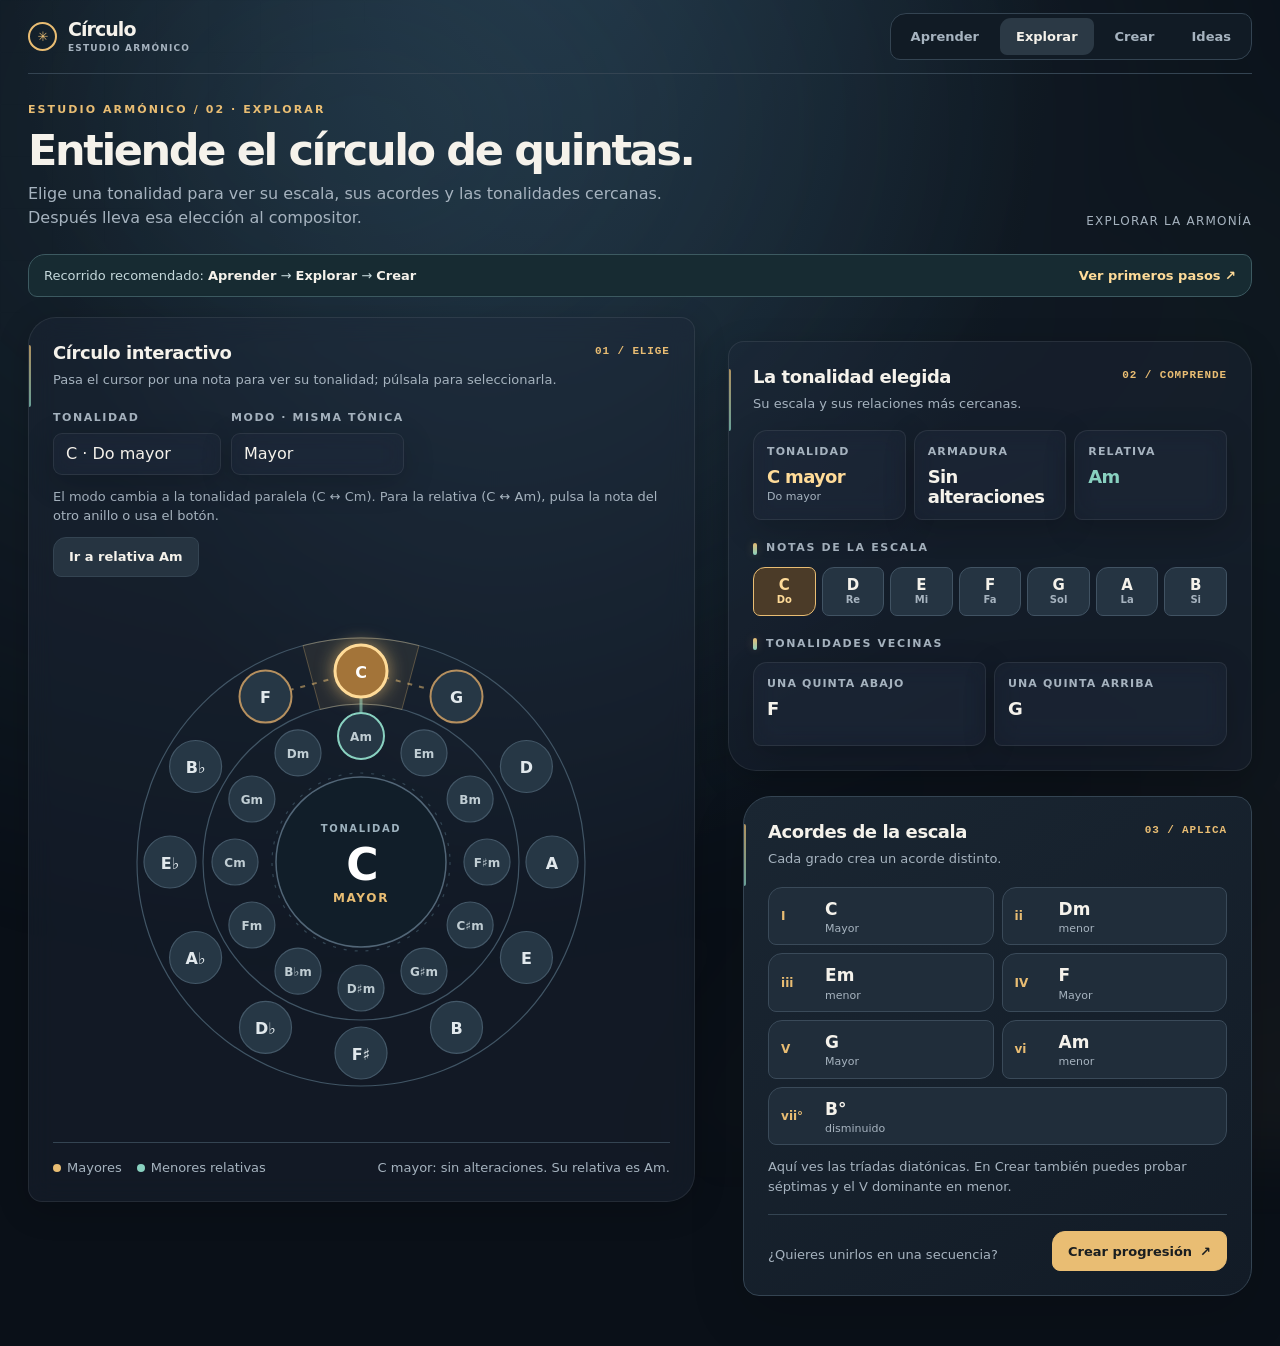
<file: index.html>
<!doctype html>
<html lang="es">
<head>
  <meta charset="UTF-8">
  <meta name="viewport" content="width=device-width, initial-scale=1">
  <meta name="theme-color" content="#0a1018">
  <meta name="description" content="Aprende a usar el círculo de quintas y explora escalas, tonalidades y acordes.">
  <title>Círculo: estudio armónico</title>
  <link rel="icon" href="data:image/svg+xml,%3Csvg xmlns='http://www.w3.org/2000/svg' viewBox='0 0 64 64'%3E%3Crect width='64' height='64' rx='15' fill='%230a1018'/%3E%3Ccircle cx='32' cy='32' r='22' fill='none' stroke='%23e9bd73' stroke-width='5'/%3E%3Ccircle cx='32' cy='32' r='5' fill='%23e9bd73'/%3E%3C/svg%3E">
  <link rel="stylesheet" href="./styles.css">
  <link rel="stylesheet" href="./guided.css">
  <style>@media(max-width:1020px){.stack{display:flex;flex-direction:column}.stack .card{height:auto}}</style>
  <script src="./app.js" defer></script>
  <script src="./guided.js" defer></script>
</head>
<body>
  <main class="shell">
    <header class="top"><a class="logo" href="./index.html" data-page-link="./index.html" aria-label="Círculo: estudio armónico, inicio"><span class="logo-icon" aria-hidden="true">✳</span><span class="logo-copy"><span>Círculo</span><small>Estudio armónico</small></span></a><nav class="nav" aria-label="Secciones"><a href="./tutorial.html" data-page-link="./tutorial.html">Aprender</a><a href="./index.html" data-page-link="./index.html" aria-current="page">Explorar</a><a href="./progresiones.html" data-page-link="./progresiones.html">Crear</a><a href="./ideas.html">Ideas</a></nav></header>
    <div class="page-head"><div><div class="eyebrow">Estudio armónico / 02 · Explorar</div><h1>Entiende el círculo de quintas.</h1><p>Elige una tonalidad para ver su escala, sus acordes y las tonalidades cercanas. Después lleva esa elección al compositor.</p></div><div class="page-num">EXPLORAR LA ARMONÍA</div></div>
    <div class="route-note"><span>Recorrido recomendado: <b>Aprender</b> → <b>Explorar</b> → <b>Crear</b></span><a href="./tutorial.html#primeros-pasos" data-page-link="./tutorial.html#primeros-pasos">Ver primeros pasos ↗</a></div>
    <div class="grid">
      <section class="card card-pad" aria-labelledby="circleTitle"><div class="card-head"><div><h2 id="circleTitle">Círculo interactivo</h2><p class="caption">Pasa el cursor por una nota para ver su tonalidad; púlsala para seleccionarla.</p></div><span class="tiny">01 / ELIGE</span></div><div class="fields"><div class="field"><label for="keySelect">Tonalidad</label><select id="keySelect"></select></div><div class="field"><label for="modeSelect">Modo · misma tónica</label><select id="modeSelect"><option value="major">Mayor</option><option value="minor">Menor natural</option></select></div></div><p class="help">El modo cambia a la tonalidad paralela (C ↔ Cm). Para la relativa (C ↔ Am), pulsa la nota del otro anillo o usa el botón.</p><button id="relativeKey" class="button relative-key" type="button">Ir a relativa Am</button><div class="circle-stage"><svg id="circle" viewBox="0 0 560 560" role="group" aria-label="Círculo interactivo de quintas"></svg><div id="circleTooltip" class="circle-tooltip" role="tooltip" aria-hidden="true"></div></div><div class="selection-bar"><div class="legend"><span><i></i>Mayores</span><span><i class="mint"></i>Menores relativas</span></div><span id="selectionDescription" aria-live="polite">C mayor: sin alteraciones. Su relativa es Am.</span></div></section>
      <div class="stack"><section class="card card-pad" aria-labelledby="keyTitle"><div class="card-head"><div><h2 id="keyTitle">La tonalidad elegida</h2><p class="caption">Su escala y sus relaciones más cercanas.</p></div><span class="tiny">02 / COMPRENDE</span></div><div class="facts"><div class="fact"><span>Tonalidad</span><strong id="selectedName" class="gold">C mayor</strong><small id="selectedLatin" class="latin-name">Do mayor</small></div><div class="fact"><span>Armadura</span><strong id="signature">Sin alteraciones</strong></div><div class="fact"><span>Relativa</span><strong id="relative" class="mint">Am</strong></div></div><div class="section-label">Notas de la escala</div><div class="notes" id="scaleNotes"></div><div class="section-label">Tonalidades vecinas</div><div class="facts" style="grid-template-columns:repeat(2,minmax(0,1fr));margin-top:0"><div class="fact"><span>Una quinta abajo</span><strong id="neighborLeft">F</strong></div><div class="fact"><span>Una quinta arriba</span><strong id="neighborRight">G</strong></div></div></section><section class="card card-pad" aria-labelledby="chordsTitle"><div class="card-head"><div><h2 id="chordsTitle">Acordes de la escala</h2><p class="caption">Cada grado crea un acorde distinto.</p></div><span class="tiny">03 / APLICA</span></div><div id="chordGrid" class="chord-grid"></div><p class="help">Aquí ves las tríadas diatónicas. En Crear también puedes probar séptimas y el V dominante en menor.</p><div class="cta-row"><span class="caption">¿Quieres unirlos en una secuencia?</span><a class="button primary" href="./progresiones.html" data-page-link="./progresiones.html">Crear progresión <span aria-hidden="true">↗</span></a></div></section></div>
    </div>
  </main>
</body>
</html>
</file>
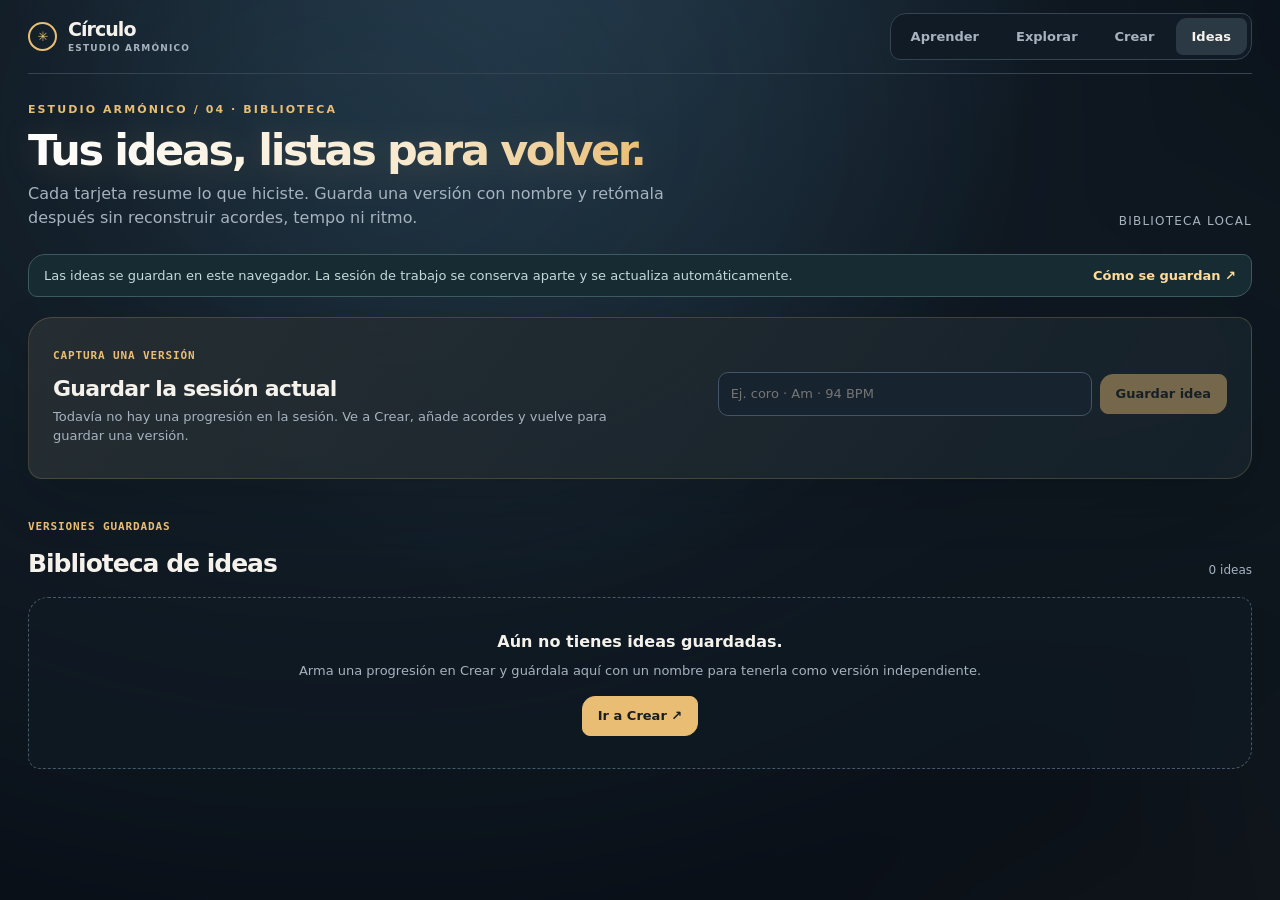
<file: ideas.html>
<!doctype html>
<html lang="es">
<head>
  <meta charset="UTF-8">
  <meta name="viewport" content="width=device-width, initial-scale=1">
  <meta name="theme-color" content="#0a1018">
  <meta name="description" content="Guarda ideas musicales y consulta un resumen para retomarlas sin reconstruirlas.">
  <title>Ideas — Círculo: estudio armónico</title>
  <link rel="icon" href="data:image/svg+xml,%3Csvg xmlns='http://www.w3.org/2000/svg' viewBox='0 0 64 64'%3E%3Crect width='64' height='64' rx='15' fill='%230a1018'/%3E%3Ccircle cx='32' cy='32' r='22' fill='none' stroke='%23e9bd73' stroke-width='5'/%3E%3Ccircle cx='32' cy='32' r='5' fill='%23e9bd73'/%3E%3C/svg%3E">
  <link rel="stylesheet" href="./styles.css">
  <link rel="stylesheet" href="./ideas.css">
  <link rel="stylesheet" href="./guided.css">
  <script src="./ideas.js" defer></script>
  <script src="./guided.js" defer></script>
</head>
<body>
  <main class="shell">
    <header class="top"><a class="logo" href="./index.html" aria-label="Círculo: estudio armónico, inicio"><span class="logo-icon" aria-hidden="true">✳</span><span class="logo-copy"><span>Círculo</span><small>Estudio armónico</small></span></a><nav class="nav" aria-label="Secciones"><a href="./tutorial.html">Aprender</a><a href="./index.html">Explorar</a><a href="./progresiones.html">Crear</a><a href="./ideas.html" aria-current="page">Ideas</a></nav></header>
    <div class="page-head"><div><div class="eyebrow">Estudio armónico / 04 · Biblioteca</div><h1 class="composer-title">Tus ideas, listas para volver.</h1><p>Cada tarjeta resume lo que hiciste. Guarda una versión con nombre y retómala después sin reconstruir acordes, tempo ni ritmo.</p></div><div class="page-num">BIBLIOTECA LOCAL</div></div>
    <div class="route-note"><span>Las ideas se guardan en este navegador. La sesión de trabajo se conserva aparte y se actualiza automáticamente.</span><a href="./tutorial.html#modos-de-uso">Cómo se guardan ↗</a></div>
    <section class="card card-pad idea-capture" aria-labelledby="captureTitle"><div class="capture-copy"><span class="tiny">CAPTURA UNA VERSIÓN</span><h2 id="captureTitle">Guardar la sesión actual</h2><p id="sessionSummary" class="caption">Leyendo la sesión de este navegador…</p></div><form id="saveSessionForm" class="capture-form"><label class="sr-only" for="sessionName">Nombre de la idea</label><input id="sessionName" maxlength="48" placeholder="Ej. coro · Am · 94 BPM" autocomplete="off"><button class="button primary" id="saveSession" type="submit">Guardar idea</button></form><p id="captureStatus" class="status-line capture-status" role="status" aria-live="polite"></p></section>
    <section class="library-section" aria-labelledby="libraryTitle"><div class="library-heading"><div><span class="tiny">VERSIONES GUARDADAS</span><h2 id="libraryTitle">Biblioteca de ideas</h2></div><span id="ideaCount" class="library-count">0 ideas</span></div><div id="ideaLibrary" class="idea-library" aria-live="polite"></div></section>
  </main>
</body>
</html>
</file>
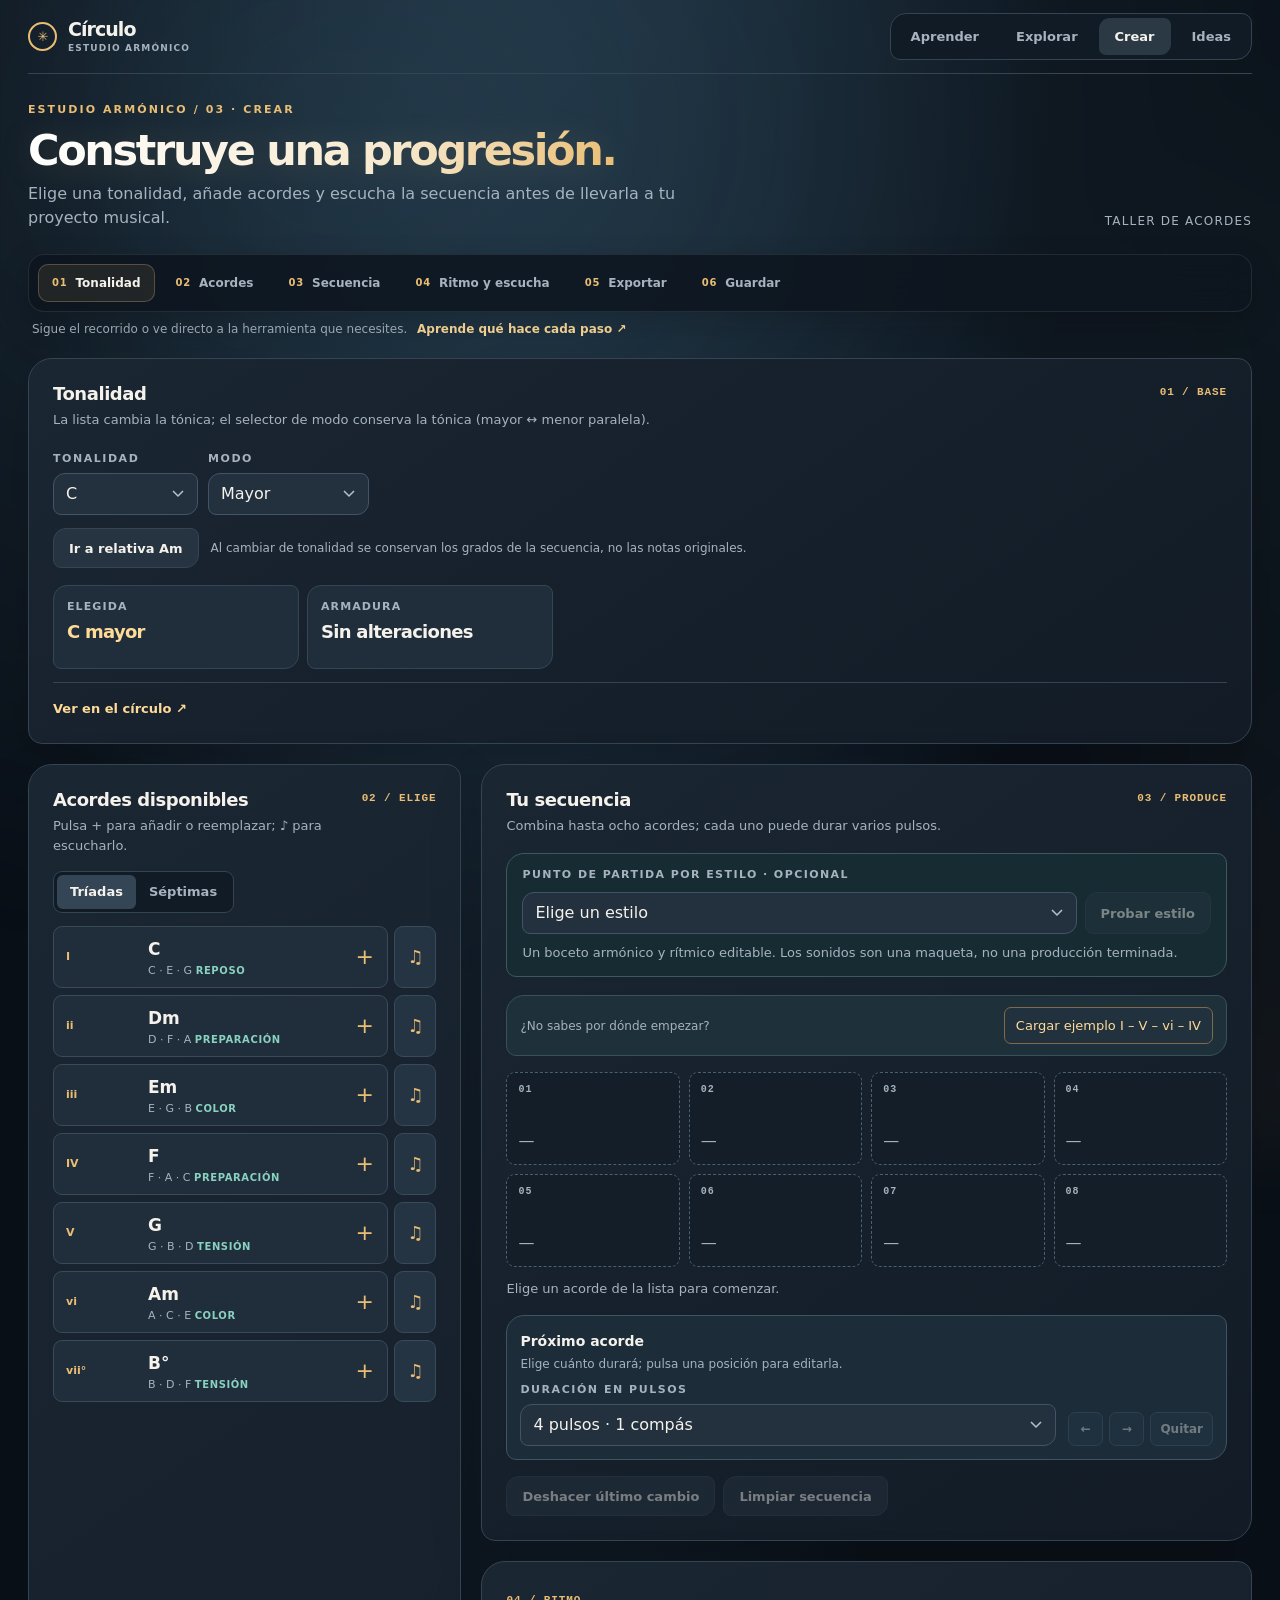
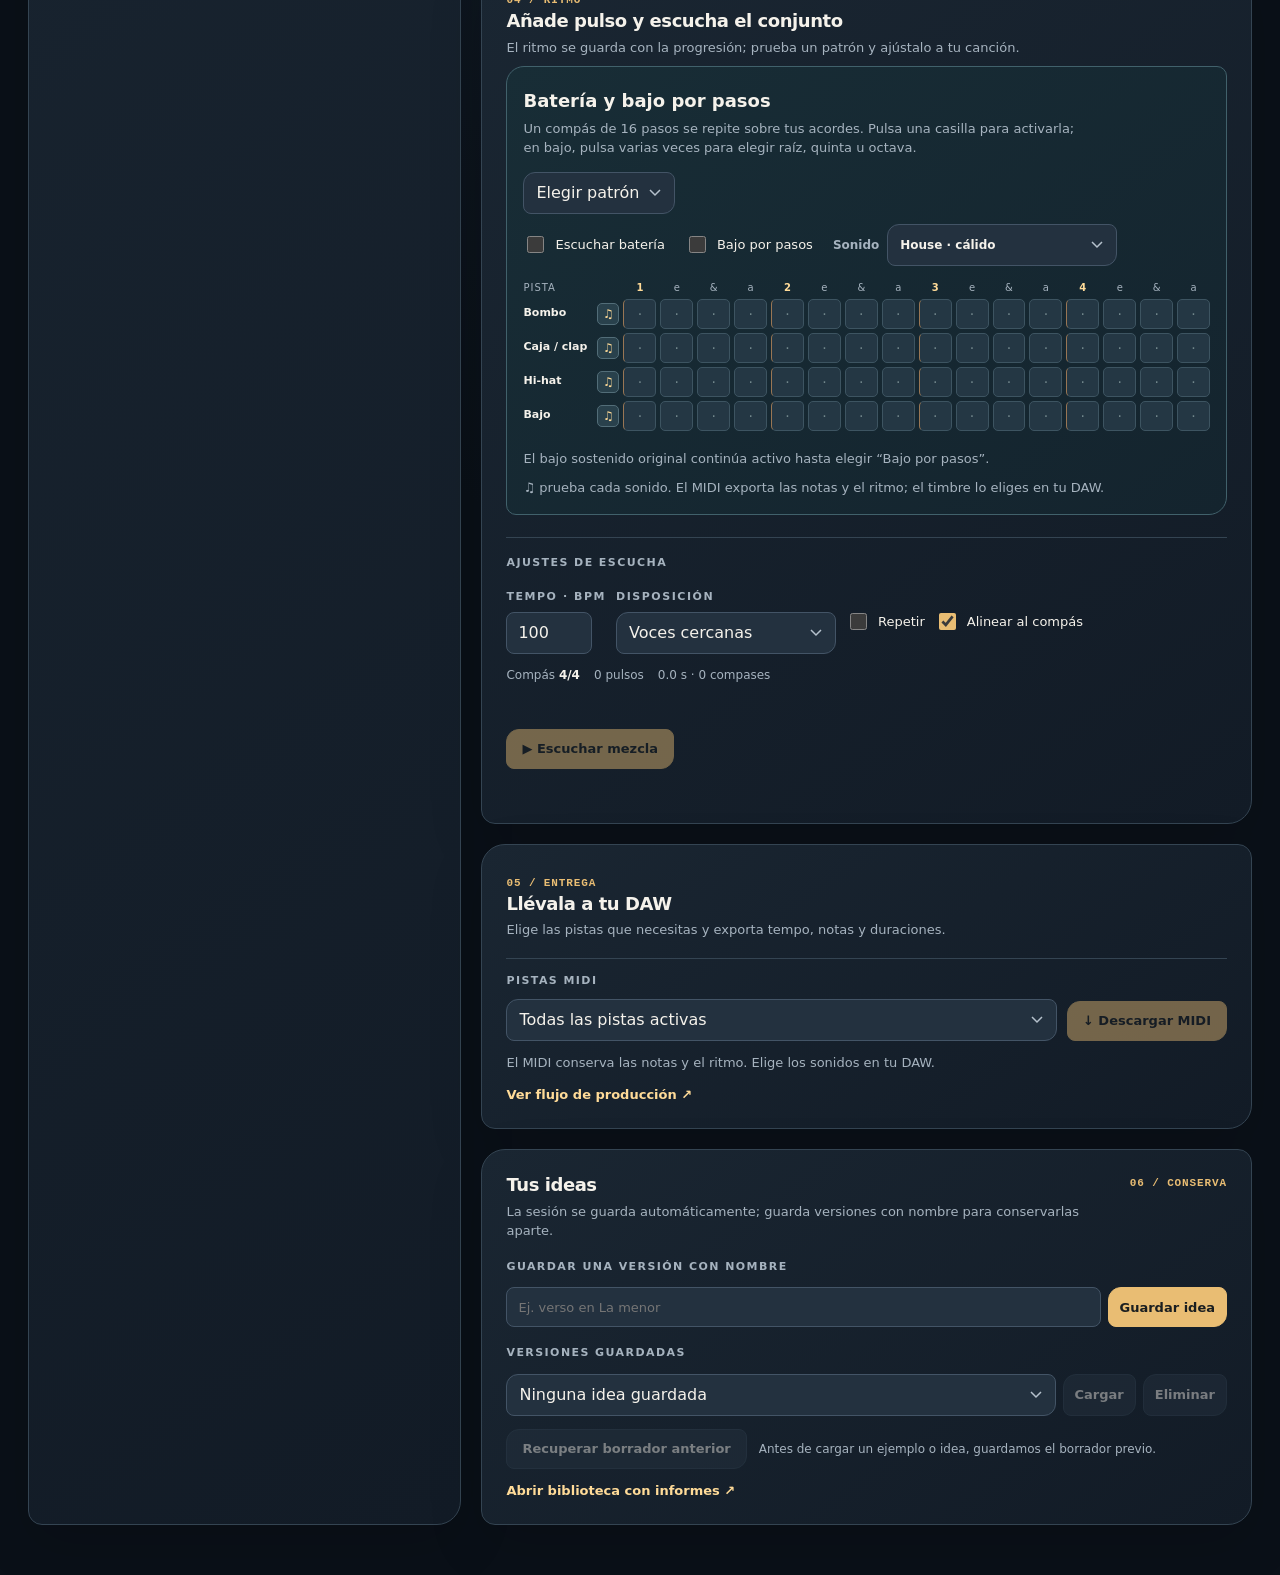
<file: progresiones.html>
<!doctype html>
<html lang="es">
<head>
  <meta charset="UTF-8">
  <meta name="viewport" content="width=device-width, initial-scale=1">
  <meta name="theme-color" content="#0a1018">
  <meta name="description" content="Crea, escucha, guarda y exporta progresiones de acordes a MIDI.">
  <title>Crear — Círculo: estudio armónico</title>
  <link rel="icon" href="data:image/svg+xml,%3Csvg xmlns='http://www.w3.org/2000/svg' viewBox='0 0 64 64'%3E%3Crect width='64' height='64' rx='15' fill='%230a1018'/%3E%3Ccircle cx='32' cy='32' r='22' fill='none' stroke='%23e9bd73' stroke-width='5'/%3E%3Ccircle cx='32' cy='32' r='5' fill='%23e9bd73'/%3E%3C/svg%3E">
  <link rel="stylesheet" href="./styles.css">
  <link rel="stylesheet" href="./studio.css">
  <link rel="stylesheet" href="./guided.css">
  <script src="./studio.js" defer></script>
  <script src="./guided.js" defer></script>
</head>
<body>
  <main class="shell">
    <header class="top"><a class="logo" href="./index.html" data-page-link="./index.html" aria-label="Círculo: estudio armónico, inicio"><span class="logo-icon" aria-hidden="true">✳</span><span class="logo-copy"><span>Círculo</span><small>Estudio armónico</small></span></a><nav class="nav" aria-label="Secciones"><a href="./tutorial.html" data-page-link="./tutorial.html">Aprender</a><a href="./index.html" data-page-link="./index.html">Explorar</a><a href="./progresiones.html" data-page-link="./progresiones.html" aria-current="page">Crear</a><a href="./ideas.html">Ideas</a></nav></header>
    <div class="page-head"><div><div class="eyebrow">Estudio armónico / 03 · Crear</div><h1 class="composer-title">Construye una progresión.</h1><p>Elige una tonalidad, añade acordes y escucha la secuencia antes de llevarla a tu proyecto musical.</p></div><div class="page-num">TALLER DE ACORDES</div></div>
    <nav class="workflow-steps" aria-label="Pasos del taller"><a href="#keyTitle" aria-current="step"><span>01</span>Tonalidad</a><a href="#availableTitle"><span>02</span>Acordes</a><a href="#progressTitle"><span>03</span>Secuencia</a><a href="#rhythmSectionTitle"><span>04</span>Ritmo y escucha</a><a href="#deliveryTitle"><span>05</span>Exportar</a><a href="#ideasTitle"><span>06</span>Guardar</a></nav>
    <p class="workflow-note">Sigue el recorrido o ve directo a la herramienta que necesites. <a href="./tutorial.html#modos-de-uso" data-page-link="./tutorial.html#modos-de-uso">Aprende qué hace cada paso ↗</a></p>
    <div class="composer-grid">
      <section class="card card-pad" aria-labelledby="keyTitle"><div class="card-head"><div><h2 id="keyTitle">Tonalidad</h2><p class="caption">La lista cambia la tónica; el selector de modo conserva la tónica (mayor ↔ menor paralela).</p></div><span class="tiny">01 / BASE</span></div><div class="fields"><div class="field"><label for="keySelect">Tonalidad</label><select id="keySelect"></select></div><div class="field"><label for="modeSelect">Modo</label><select id="modeSelect"><option value="major">Mayor</option><option value="minor">Menor natural</option></select></div></div><div class="key-actions"><button id="relativeKey" class="button" type="button">Ir a relativa</button><span>Al cambiar de tonalidad se conservan los grados de la secuencia, no las notas originales.</span></div><div class="facts" style="grid-template-columns:repeat(2,minmax(0,1fr))"><div class="fact"><span>Elegida</span><strong id="composerKey" class="gold">C mayor</strong></div><div class="fact"><span>Armadura</span><strong id="composerSignature">Sin alteraciones</strong></div></div><div class="cta-row"><a class="text-link" href="./index.html" data-page-link="./index.html">Ver en el círculo ↗</a></div></section>
      <section class="card card-pad" aria-labelledby="availableTitle"><div class="card-head"><div><h2 id="availableTitle">Acordes disponibles</h2><p class="caption">Pulsa + para añadir o reemplazar; ♪ para escucharlo.</p></div><span class="tiny">02 / ELIGE</span></div><div class="segmented" role="group" aria-label="Tipo de acorde"><button id="extensionTriad" type="button" aria-pressed="true">Tríadas</button><button id="extensionSeventh" type="button" aria-pressed="false">Séptimas</button></div><div class="studio-chords" id="composerChords"></div><p class="help" id="minorHelp" hidden>En menor natural, el v es menor. El V dominante eleva la sensible y aporta una resolución más fuerte hacia i.</p></section>
    <div class="stack">
      <section class="card card-pad" aria-labelledby="progressTitle">
        <div class="card-head"><div><h2 id="progressTitle">Tu secuencia</h2><p class="caption">Combina hasta ocho acordes; cada uno puede durar varios pulsos.</p></div><span class="tiny">03 / PRODUCE</span></div>
        <div class="style-starter"><label class="mini-label" for="styleSelect">Punto de partida por estilo · opcional</label><div class="style-controls"><select id="styleSelect"><option value="">Elige un estilo</option><option value="house">House</option><option value="deep-house">Deep house</option><option value="tech-house">Tech-house</option><option value="minimal-techno">Techno minimal</option><option value="melodic-techno">Techno melódico</option><option value="reggaeton-classic">Reguetón clásico</option><option value="reggaeton-modern">Reguetón moderno</option></select><button class="button" id="applyStyle" type="button" disabled>Probar estilo</button></div><p class="help" id="styleInfo">Un boceto armónico: la batería y el ritmo del bajo se construyen después.</p></div>
        <div class="start-row"><span>¿No sabes por dónde empezar?</span><button class="preset" id="preset" type="button">Cargar ejemplo <span id="presetName">I – V – vi – IV</span></button></div>
        <div class="progress-grid" id="progressGrid" aria-live="polite"></div>
        <p class="help" id="progressHelp">Elige un acorde de la lista para comenzar.</p>
        <div class="edit-panel"><div><strong id="selectionTitle">Próximo acorde</strong><p id="selectionHint">Elige cuánto durará; pulsa una posición para editarla.</p><div class="field" style="margin-top:9px"><label for="beats">Duración en pulsos</label><select id="beats"><option value="1">1 pulso</option><option value="2">2 pulsos</option><option value="4">4 pulsos · 1 compás</option><option value="8">8 pulsos · 2 compases</option></select></div></div><div class="edit-actions"><button id="moveLeft" type="button" title="Mover a la izquierda" aria-label="Mover acorde a la izquierda">←</button><button id="moveRight" type="button" title="Mover a la derecha" aria-label="Mover acorde a la derecha">→</button><button id="removeChord" type="button">Quitar</button></div></div>
        <div class="sequence-actions"><button id="undo" class="button" type="button">Deshacer último cambio</button><button id="clear" class="button" type="button">Limpiar secuencia</button></div>
      </section>
      <section class="card card-pad" aria-labelledby="ideasTitle"><div class="card-head"><div><h2 id="ideasTitle">Tus ideas</h2><p class="caption">La sesión se guarda automáticamente; guarda versiones con nombre para conservarlas aparte.</p></div><span class="tiny">06 / CONSERVA</span></div><label class="mini-label" for="ideaName">Guardar una versión con nombre</label><div class="save-row"><input id="ideaName" type="text" maxlength="48" placeholder="Ej. verso en La menor"><button id="saveIdea" class="button primary" type="button">Guardar idea</button></div><label class="mini-label" for="savedIdeas">Versiones guardadas</label><div class="save-row"><select id="savedIdeas" aria-label="Ideas guardadas"><option value="">Ninguna idea guardada</option></select><button id="loadIdea" class="button" type="button">Cargar</button><button id="deleteIdea" class="button" type="button">Eliminar</button></div><div class="recovery-row"><button id="recoverDraft" class="button" type="button">Recuperar borrador anterior</button><span>Antes de cargar un ejemplo o idea, guardamos el borrador previo.</span></div><p class="help" id="saveStatus" aria-live="polite"></p><p class="help"><a class="text-link" href="./ideas.html">Abrir biblioteca con informes ↗</a></p></section>
      <section class="card card-pad workflow-rhythm" aria-labelledby="rhythmSectionTitle"><div class="card-head"><div><span class="tiny">04 / RITMO</span><h2 id="rhythmSectionTitle">Añade pulso y escucha el conjunto</h2><p class="caption">El ritmo se guarda con la progresión; prueba un patrón y ajústalo a tu canción.</p></div></div><div class="groove-panel" aria-labelledby="grooveTitle"><div class="groove-heading"><div><h3 id="grooveTitle">Batería y bajo por pasos</h3><p class="help">Un compás de 16 pasos se repite sobre tus acordes. Pulsa una casilla para activarla; en bajo, pulsa varias veces para elegir raíz, quinta u octava.</p></div><select id="groovePreset" aria-label="Patrón rítmico"><option value="">Elegir patrón</option><option value="house">House</option><option value="techno">Techno</option><option value="dembow">Dembow</option><option value="empty">Vacío</option></select></div><div class="groove-switches"><label class="control-label"><input id="drumsEnabled" type="checkbox"> Escuchar batería</label><label class="control-label"><input id="bassSteps" type="checkbox"> Bajo por pasos</label><label class="groove-kit-label" for="soundKit">Sonido <select id="soundKit"><option value="house">House · cálido</option><option value="techno">Techno · contundente</option><option value="dembow">Dembow · seco y subgrave</option></select></label></div><div class="groove-scroll"><div id="grooveGrid" class="groove-grid" aria-label="Secuenciador de 16 pasos"></div></div><p id="grooveHint" class="help">El bajo sostenido original continúa activo hasta elegir “Bajo por pasos”.</p><p class="help">♫ prueba cada sonido. El MIDI exporta las notas y el ritmo; el timbre lo eliges en tu DAW.</p></div><div class="section-divider"><span class="mini-label" style="margin-top:0">Ajustes de escucha</span><div class="toolbar"><div class="field"><label for="bpm">Tempo · BPM</label><input id="bpm" type="number" min="40" max="240" step="1" value="100" inputmode="numeric"></div><div class="field"><label for="voicing">Disposición</label><select id="voicing"><option value="smooth">Voces cercanas</option><option value="root">Posición fundamental</option></select></div><label class="control-label"><input id="loop" type="checkbox"> Repetir</label><label class="control-label"><input id="alignBars" type="checkbox" checked> Alinear al compás</label></div><div class="tool-meta"><span>Compás <b>4/4</b></span><span id="totalBeats">0 pulsos</span><span id="totalTime">0 s</span></div><p id="barNotice" class="bar-notice" aria-live="polite"></p><div class="primary-actions"><button class="button primary" id="play" type="button">▶ Escuchar mezcla</button></div><p id="status" class="status-line" role="status" aria-live="polite"></p></div></section>
      <section class="card card-pad workflow-delivery" aria-labelledby="deliveryTitle"><div class="card-head"><div><span class="tiny">05 / ENTREGA</span><h2 id="deliveryTitle">Llévala a tu DAW</h2><p class="caption">Elige las pistas que necesitas y exporta tempo, notas y duraciones.</p></div></div><div class="export-row"><label class="mini-label" for="midiPart">Pistas MIDI</label><select id="midiPart"><option value="all">Todas las pistas activas</option><option value="chords">Solo acordes</option><option value="bass">Solo bajo</option><option value="drums">Solo batería</option></select><button class="button primary" id="exportMidi" type="button">↓ Descargar MIDI</button></div><p class="help">El MIDI conserva las notas y el ritmo. Elige los sonidos en tu DAW.</p><p class="help"><a class="text-link" href="./tutorial.html#producir" data-page-link="./tutorial.html#producir">Ver flujo de producción ↗</a></p></section>
    </div></div>
  </main>
</body>
</html>
</file>
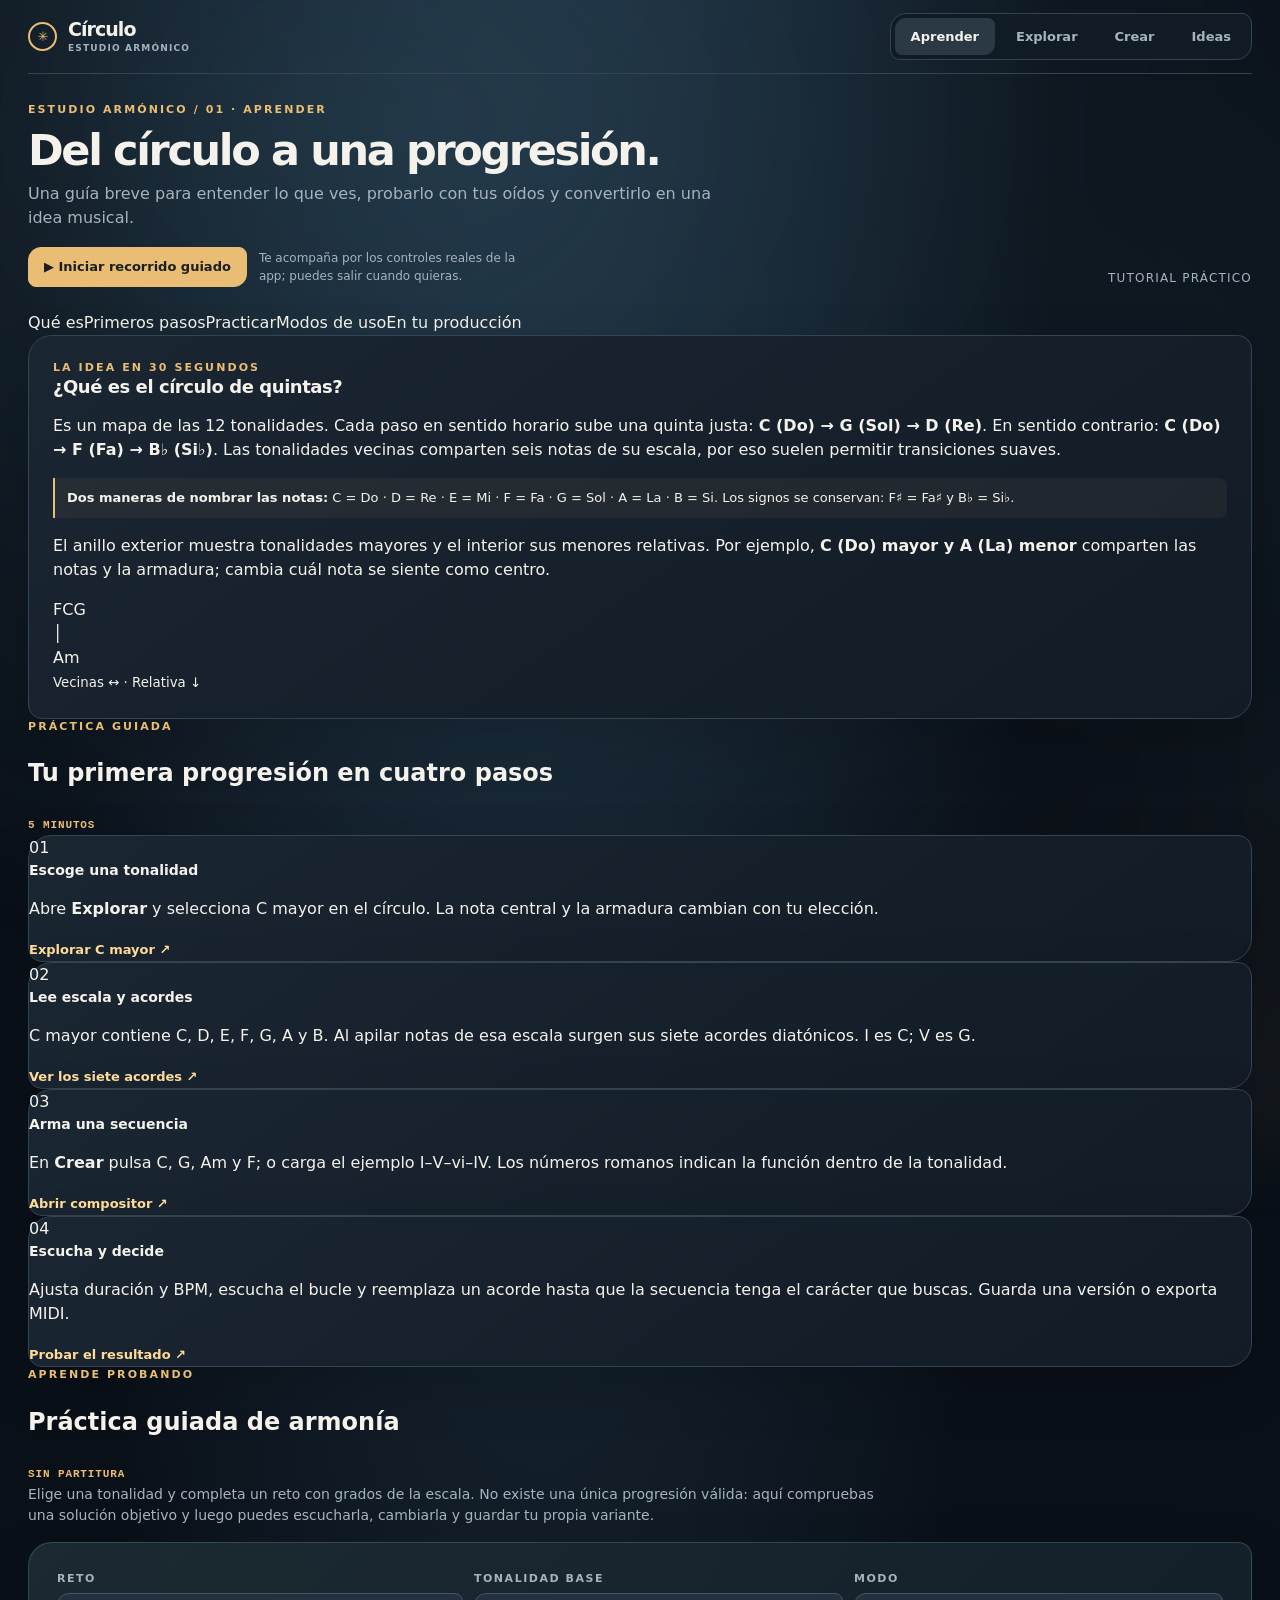
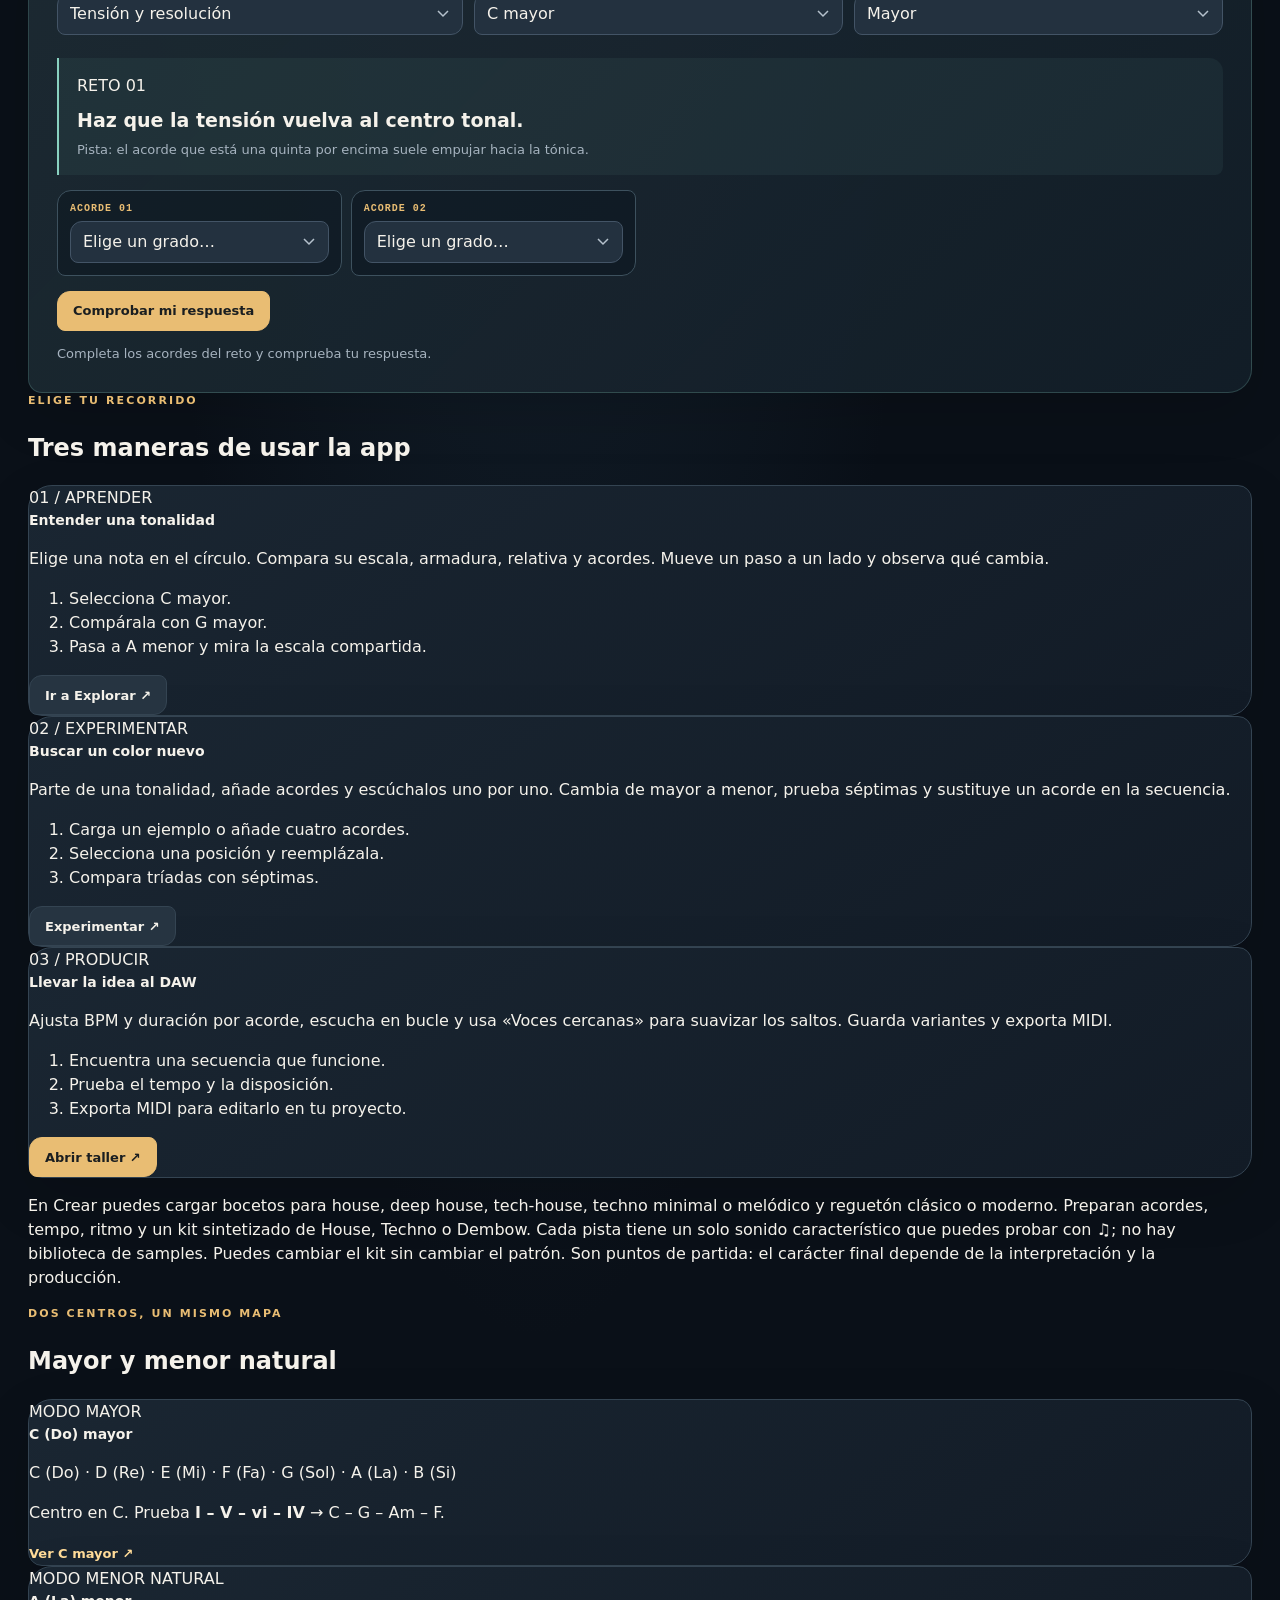
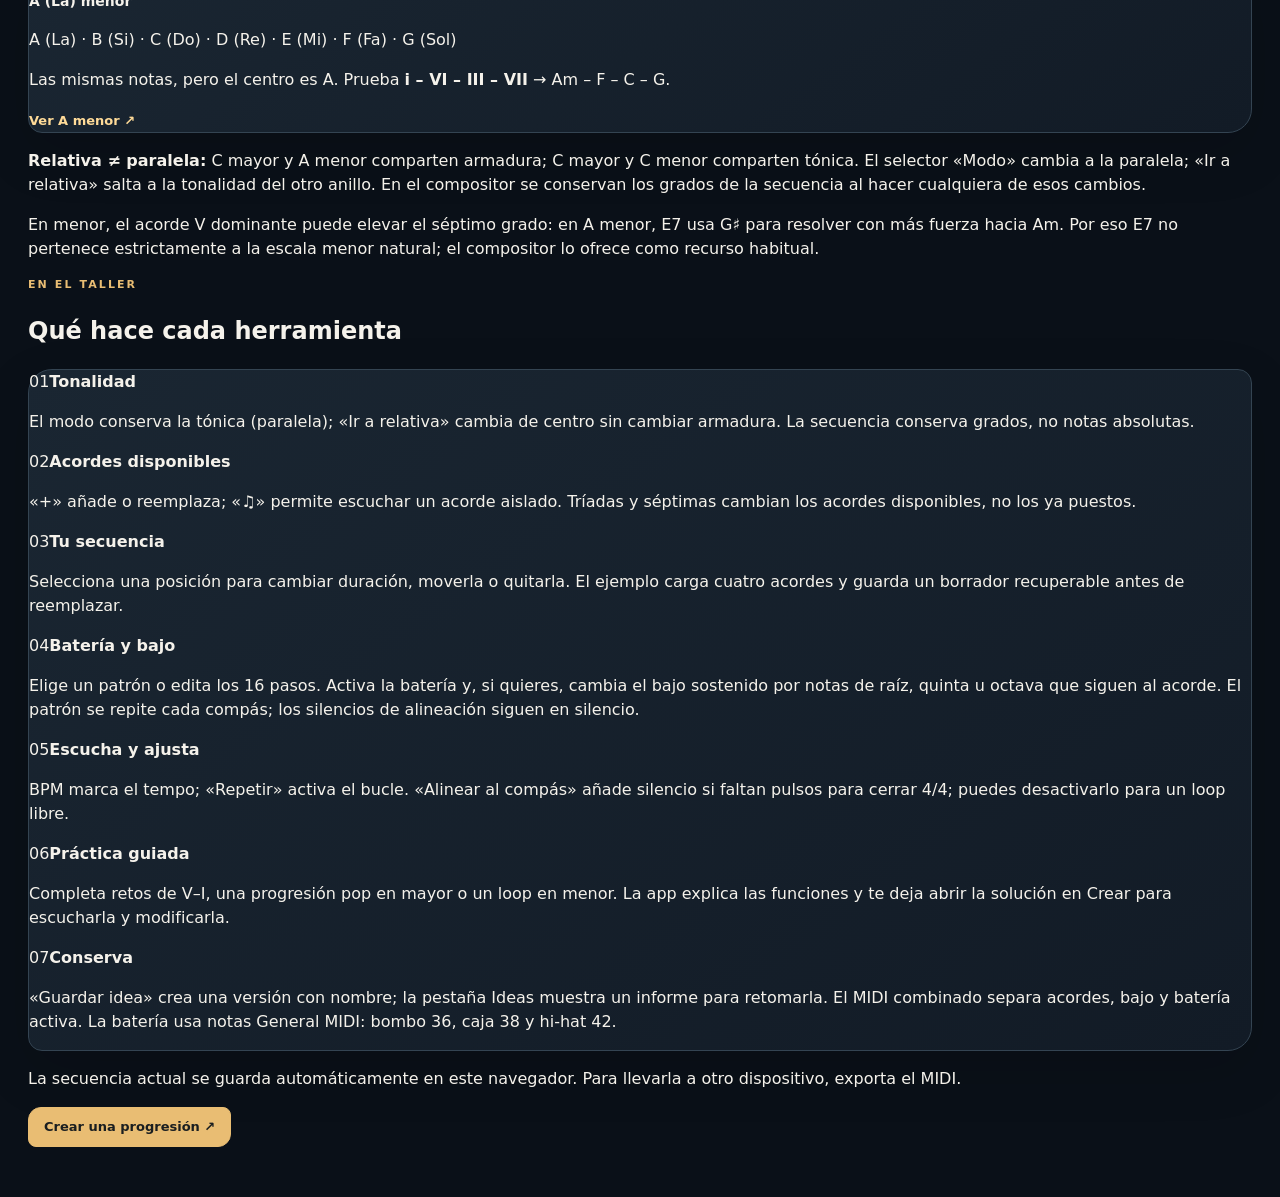
<file: tutorial.html>
<!doctype html>
<html lang="es">
<head>
  <meta charset="UTF-8">
  <meta name="viewport" content="width=device-width, initial-scale=1">
  <meta name="theme-color" content="#0a1018">
  <meta name="description" content="Aprende el círculo de quintas con ejemplos y recorridos para explorar, experimentar y producir música.">
  <title>Aprender — Círculo: estudio armónico</title>
  <link rel="icon" href="data:image/svg+xml,%3Csvg xmlns='http://www.w3.org/2000/svg' viewBox='0 0 64 64'%3E%3Crect width='64' height='64' rx='15' fill='%230a1018'/%3E%3Ccircle cx='32' cy='32' r='22' fill='none' stroke='%23e9bd73' stroke-width='5'/%3E%3Ccircle cx='32' cy='32' r='5' fill='%23e9bd73'/%3E%3C/svg%3E">
  <link rel="stylesheet" href="./styles.css">
  <link rel="stylesheet" href="./tutorial.css">
  <link rel="stylesheet" href="./practice.css">
  <link rel="stylesheet" href="./guided.css">
  <script src="./tutorial.js" defer></script>
  <script src="./practice.js" defer></script>
  <script src="./guided.js" defer></script>
</head>
<body>
  <main class="shell">
    <header class="top"><a class="logo" href="./index.html" data-page-link="./index.html" aria-label="Círculo: estudio armónico, inicio"><span class="logo-icon" aria-hidden="true">✳</span><span class="logo-copy"><span>Círculo</span><small>Estudio armónico</small></span></a><nav class="nav" aria-label="Secciones"><a href="./tutorial.html" data-page-link="./tutorial.html" aria-current="page">Aprender</a><a href="./index.html" data-page-link="./index.html">Explorar</a><a href="./progresiones.html" data-page-link="./progresiones.html">Crear</a><a href="./ideas.html">Ideas</a></nav></header>
    <div class="page-head"><div><div class="eyebrow">Estudio armónico / 01 · Aprender</div><h1>Del círculo a una progresión.</h1><p>Una guía breve para entender lo que ves, probarlo con tus oídos y convertirlo en una idea musical.</p><div class="tour-launch"><button id="startGuidedTour" class="button primary" type="button">▶ Iniciar recorrido guiado</button><span>Te acompaña por los controles reales de la app; puedes salir cuando quieras.</span></div></div><div class="page-num">TUTORIAL PRÁCTICO</div></div>
    <nav class="tutorial-nav" aria-label="Contenido del tutorial"><a href="#que-es">Qué es</a><a href="#primeros-pasos">Primeros pasos</a><a href="#practica">Practicar</a><a href="#modos-de-uso">Modos de uso</a><a href="#producir">En tu producción</a></nav>

    <section id="que-es" class="card card-pad tutorial-hero" aria-labelledby="theoryTitle"><div><div class="eyebrow">La idea en 30 segundos</div><h2 id="theoryTitle">¿Qué es el círculo de quintas?</h2><p>Es un mapa de las 12 tonalidades. Cada paso en sentido horario sube una quinta justa: <strong>C (Do) → G (Sol) → D (Re)</strong>. En sentido contrario: <strong>C (Do) → F (Fa) → B♭ (Si♭)</strong>. Las tonalidades vecinas comparten seis notas de su escala, por eso suelen permitir transiciones suaves.</p><p class="note-translation"><b>Dos maneras de nombrar las notas:</b> C = Do · D = Re · E = Mi · F = Fa · G = Sol · A = La · B = Si. Los signos se conservan: F♯ = Fa♯ y B♭ = Si♭.</p><p>El anillo exterior muestra tonalidades mayores y el interior sus menores relativas. Por ejemplo, <strong>C (Do) mayor y A (La) menor</strong> comparten las notas y la armadura; cambia cuál nota se siente como centro.</p></div><div class="theory-visual" aria-label="Ejemplo de relaciones: F, C y G; A menor relativa de C"><div class="theory-row"><span>F</span><span class="theory-active">C</span><span>G</span></div><div class="theory-stem">│</div><div class="theory-minor">Am</div><small>Vecinas ↔ · Relativa ↓</small></div></section>

    <section id="primeros-pasos" class="tutorial-section" aria-labelledby="stepsTitle"><div class="section-heading"><div><div class="eyebrow">Práctica guiada</div><h2 id="stepsTitle">Tu primera progresión en cuatro pasos</h2></div><span class="tiny">5 MINUTOS</span></div><div class="learning-grid">
      <article class="card learning-card"><span class="step-number">01</span><h3>Escoge una tonalidad</h3><p>Abre <b>Explorar</b> y selecciona C mayor en el círculo. La nota central y la armadura cambian con tu elección.</p><a class="text-link" href="./index.html?key=C&amp;mode=major">Explorar C mayor ↗</a></article>
      <article class="card learning-card"><span class="step-number">02</span><h3>Lee escala y acordes</h3><p>C mayor contiene C, D, E, F, G, A y B. Al apilar notas de esa escala surgen sus siete acordes diatónicos. I es C; V es G.</p><a class="text-link" href="./index.html?key=C&amp;mode=major">Ver los siete acordes ↗</a></article>
      <article class="card learning-card"><span class="step-number">03</span><h3>Arma una secuencia</h3><p>En <b>Crear</b> pulsa C, G, Am y F; o carga el ejemplo I–V–vi–IV. Los números romanos indican la función dentro de la tonalidad.</p><a class="text-link" href="./progresiones.html?key=C&amp;mode=major">Abrir compositor ↗</a></article>
      <article class="card learning-card"><span class="step-number">04</span><h3>Escucha y decide</h3><p>Ajusta duración y BPM, escucha el bucle y reemplaza un acorde hasta que la secuencia tenga el carácter que buscas. Guarda una versión o exporta MIDI.</p><a class="text-link" href="./progresiones.html?key=C&amp;mode=major">Probar el resultado ↗</a></article>
    </div></section>

    <section id="practica" class="tutorial-section practice-section" aria-labelledby="practiceTitle"><div class="section-heading"><div><div class="eyebrow">Aprende probando</div><h2 id="practiceTitle">Práctica guiada de armonía</h2></div><span class="tiny">SIN PARTITURA</span></div><p class="practice-intro">Elige una tonalidad y completa un reto con grados de la escala. No existe una única progresión válida: aquí compruebas una solución objetivo y luego puedes escucharla, cambiarla y guardar tu propia variante.</p><div class="card practice-lab"><div class="practice-controls"><div class="field"><label for="practiceType">Reto</label><select id="practiceType"><option value="cadence">Tensión y resolución</option><option value="major-pop">Progresión pop en mayor</option><option value="minor-loop">Loop en menor</option></select></div><div class="field"><label for="practiceKey">Tonalidad base</label><select id="practiceKey"></select></div><div class="field"><label for="practiceMode">Modo</label><select id="practiceMode"><option value="major">Mayor</option><option value="minor">Menor natural</option></select></div></div><div class="practice-prompt"><span class="mode-tag" id="practiceLevel">RETO 01</span><h3 id="practiceObjective">Haz que la tensión vuelva al centro tonal.</h3><p id="practiceHint">Pista: busca el acorde dominante y después el acorde de tónica.</p></div><div id="practiceSlots" class="practice-slots" aria-label="Acordes elegidos"></div><div class="practice-actions"><button id="checkPractice" class="button primary" type="button">Comprobar mi respuesta</button><button id="explainPractice" class="button" type="button" hidden>Ver solución comentada</button></div><p id="practiceFeedback" class="practice-feedback" role="status" aria-live="polite">Completa los acordes del reto y comprueba tu respuesta.</p><div id="practiceExplanation" class="practice-explanation" hidden></div><a id="hearPractice" class="button practice-cta" href="./progresiones.html" hidden>Escuchar y editar en Crear ↗</a></div></section>

    <section id="modos-de-uso" class="tutorial-section" aria-labelledby="modesTitle"><div class="section-heading"><div><div class="eyebrow">Elige tu recorrido</div><h2 id="modesTitle">Tres maneras de usar la app</h2></div></div><div class="mode-grid">
      <article class="card mode-card"><span class="mode-tag">01 / APRENDER</span><h3>Entender una tonalidad</h3><p>Elige una nota en el círculo. Compara su escala, armadura, relativa y acordes. Mueve un paso a un lado y observa qué cambia.</p><ol><li>Selecciona C mayor.</li><li>Compárala con G mayor.</li><li>Pasa a A menor y mira la escala compartida.</li></ol><a class="button" href="./index.html?key=C&amp;mode=major">Ir a Explorar ↗</a></article>
      <article class="card mode-card"><span class="mode-tag">02 / EXPERIMENTAR</span><h3>Buscar un color nuevo</h3><p>Parte de una tonalidad, añade acordes y escúchalos uno por uno. Cambia de mayor a menor, prueba séptimas y sustituye un acorde en la secuencia.</p><ol><li>Carga un ejemplo o añade cuatro acordes.</li><li>Selecciona una posición y reemplázala.</li><li>Compara tríadas con séptimas.</li></ol><a class="button" href="./progresiones.html?key=C&amp;mode=major">Experimentar ↗</a></article>
      <article class="card mode-card"><span class="mode-tag">03 / PRODUCIR</span><h3>Llevar la idea al DAW</h3><p>Ajusta BPM y duración por acorde, escucha en bucle y usa «Voces cercanas» para suavizar los saltos. Guarda variantes y exporta MIDI.</p><ol><li>Encuentra una secuencia que funcione.</li><li>Prueba el tempo y la disposición.</li><li>Exporta MIDI para editarlo en tu proyecto.</li></ol><a class="button primary" href="./progresiones.html" data-page-link="./progresiones.html">Abrir taller ↗</a></article>
    </div><p class="theory-footnote">En Crear puedes cargar bocetos para house, deep house, tech-house, techno minimal o melódico y reguetón clásico o moderno. Preparan acordes, tempo, ritmo y un kit sintetizado de House, Techno o Dembow. Cada pista tiene un solo sonido característico que puedes probar con ♫; no hay biblioteca de samples. Puedes cambiar el kit sin cambiar el patrón. Son puntos de partida: el carácter final depende de la interpretación y la producción.</p></section>

    <section class="tutorial-section" aria-labelledby="modesTheoryTitle"><div class="section-heading"><div><div class="eyebrow">Dos centros, un mismo mapa</div><h2 id="modesTheoryTitle">Mayor y menor natural</h2></div></div><div class="compare-grid"><div class="card compare-card"><span class="mode-tag">MODO MAYOR</span><h3>C (Do) mayor</h3><p>C (Do) · D (Re) · E (Mi) · F (Fa) · G (Sol) · A (La) · B (Si)</p><p>Centro en C. Prueba <b>I – V – vi – IV</b> → C – G – Am – F.</p><a class="text-link" href="./index.html?key=C&amp;mode=major">Ver C mayor ↗</a></div><div class="card compare-card"><span class="mode-tag">MODO MENOR NATURAL</span><h3>A (La) menor</h3><p>A (La) · B (Si) · C (Do) · D (Re) · E (Mi) · F (Fa) · G (Sol)</p><p>Las mismas notas, pero el centro es A. Prueba <b>i – VI – III – VII</b> → Am – F – C – G.</p><a class="text-link" href="./index.html?key=C&amp;mode=minor">Ver A menor ↗</a></div></div><p class="theory-footnote"><b>Relativa ≠ paralela:</b> C mayor y A menor comparten armadura; C mayor y C menor comparten tónica. El selector «Modo» cambia a la paralela; «Ir a relativa» salta a la tonalidad del otro anillo. En el compositor se conservan los grados de la secuencia al hacer cualquiera de esos cambios.</p><p class="theory-footnote">En menor, el acorde V dominante puede elevar el séptimo grado: en A menor, E7 usa G♯ para resolver con más fuerza hacia Am. Por eso E7 no pertenece estrictamente a la escala menor natural; el compositor lo ofrece como recurso habitual.</p></section>

    <section id="producir" class="tutorial-section" aria-labelledby="workflowTitle"><div class="section-heading"><div><div class="eyebrow">En el taller</div><h2 id="workflowTitle">Qué hace cada herramienta</h2></div></div><div class="tool-list card"><div><span>01</span><strong>Tonalidad</strong><p>El modo conserva la tónica (paralela); «Ir a relativa» cambia de centro sin cambiar armadura. La secuencia conserva grados, no notas absolutas.</p></div><div><span>02</span><strong>Acordes disponibles</strong><p>«+» añade o reemplaza; «♫» permite escuchar un acorde aislado. Tríadas y séptimas cambian los acordes disponibles, no los ya puestos.</p></div><div><span>03</span><strong>Tu secuencia</strong><p>Selecciona una posición para cambiar duración, moverla o quitarla. El ejemplo carga cuatro acordes y guarda un borrador recuperable antes de reemplazar.</p></div><div><span>04</span><strong>Batería y bajo</strong><p>Elige un patrón o edita los 16 pasos. Activa la batería y, si quieres, cambia el bajo sostenido por notas de raíz, quinta u octava que siguen al acorde. El patrón se repite cada compás; los silencios de alineación siguen en silencio.</p></div><div><span>05</span><strong>Escucha y ajusta</strong><p>BPM marca el tempo; «Repetir» activa el bucle. «Alinear al compás» añade silencio si faltan pulsos para cerrar 4/4; puedes desactivarlo para un loop libre.</p></div><div><span>06</span><strong>Práctica guiada</strong><p>Completa retos de V–I, una progresión pop en mayor o un loop en menor. La app explica las funciones y te deja abrir la solución en Crear para escucharla y modificarla.</p></div><div><span>07</span><strong>Conserva</strong><p>«Guardar idea» crea una versión con nombre; la pestaña Ideas muestra un informe para retomarla. El MIDI combinado separa acordes, bajo y batería activa. La batería usa notas General MIDI: bombo 36, caja 38 y hi-hat 42.</p></div></div><div class="end-cta"><p>La secuencia actual se guarda automáticamente en este navegador. Para llevarla a otro dispositivo, exporta el MIDI.</p><a class="button primary" href="./progresiones.html" data-page-link="./progresiones.html">Crear una progresión ↗</a></div></section>
  </main>
</body>
</html>
</file>
<file: styles.css>
:root{color-scheme:dark;--bg:#0a1018;--panel:#17212c;--panel2:#1e2b38;--line:#344452;--text:#f5f2eb;--muted:#a6b3bf;--gold:#e9bd73;--gold2:#ffdb98;--mint:#89d1c0;--cyan:#87b6d9}
*{box-sizing:border-box}html{scroll-behavior:smooth}body{margin:0;background:radial-gradient(ellipse at 42% -25%,#203546 0,transparent 52%),var(--bg);color:var(--text);font:16px/1.5 Inter,ui-sans-serif,system-ui,-apple-system,"Segoe UI",sans-serif}button,select{font:inherit}button,a,select{-webkit-tap-highlight-color:transparent}button{cursor:pointer}button:focus-visible,a:focus-visible,select:focus-visible,[role=button]:focus-visible{outline:2px solid var(--gold2);outline-offset:3px}a{color:inherit;text-decoration:none}.shell{max-width:1440px;margin:auto;padding:0 28px 50px}.top{min-height:74px;border-bottom:1px solid var(--line);display:flex;align-items:center;justify-content:space-between;gap:18px}.logo{display:flex;align-items:center;gap:11px;font-size:19px;font-weight:800;letter-spacing:-.05em}.logo-icon{width:29px;height:29px;border:2px solid var(--gold);border-radius:50%;display:grid;place-items:center;color:var(--gold);font-size:13px}.nav{display:flex;gap:5px;padding:4px;border:1px solid var(--line);border-radius:11px;background:#111b25}.nav a{padding:8px 15px;border-radius:7px;font-size:13px;font-weight:700;color:var(--muted)}.nav a[aria-current=page]{background:#2b3945;color:var(--text)}.nav a:hover{color:var(--gold2)}.eyebrow{color:var(--gold);font-size:11px;letter-spacing:.19em;font-weight:850;text-transform:uppercase}.page-head{display:flex;justify-content:space-between;align-items:end;gap:20px;padding:28px 0 24px}.page-head h1{font-size:clamp(29px,3.4vw,43px);line-height:1.1;letter-spacing:-.055em;margin:8px 0 8px}.page-head p{margin:0;color:var(--muted);max-width:700px}.page-num{font-size:12px;color:var(--muted);letter-spacing:.1em}.grid{display:grid;grid-template-columns:minmax(460px,1.13fr) minmax(360px,.87fr);gap:20px}.stack{display:flex;flex-direction:column;gap:20px}.card{background:linear-gradient(145deg,#1a2632,#121b26);border:1px solid var(--line);border-radius:17px;box-shadow:0 20px 55px #0002}.card-pad{padding:24px}.card-head{display:flex;justify-content:space-between;align-items:flex-start;gap:14px}.card h2{font-size:18px;line-height:1.2;letter-spacing:-.025em;margin:0}.card h3{font-size:14px;margin:0}.caption{margin:6px 0 0;color:var(--muted);font-size:13px}.tiny{color:var(--gold);font:800 11px/1 ui-monospace,SFMono-Regular,Consolas,monospace;white-space:nowrap;letter-spacing:.08em;padding-top:4px}.fields{display:flex;gap:10px;flex-wrap:wrap;margin-top:21px}.field{display:grid;gap:6px}.field label{font-size:11px;text-transform:uppercase;letter-spacing:.14em;color:var(--muted);font-weight:800}select{min-width:135px;min-height:42px;background:#23313f;color:var(--text);border:1px solid #435466;border-radius:8px;padding:8px 34px 8px 12px;appearance:none;background-image:url("data:image/svg+xml,%3Csvg xmlns='http://www.w3.org/2000/svg' width='12' height='8' viewBox='0 0 12 8'%3E%3Cpath d='m1 1 5 5 5-5' fill='none' stroke='%23b5c1cc' stroke-width='1.5'/%3E%3C/svg%3E");background-repeat:no-repeat;background-position:right 13px center}.field:first-child select{min-width:145px}.button{display:inline-flex;align-items:center;justify-content:center;gap:8px;min-height:40px;border-radius:8px;padding:8px 15px;font-size:13px;font-weight:750;border:1px solid var(--line);background:#263441;color:var(--text)}.button:hover{border-color:var(--gold)}.button.primary{background:var(--gold);color:#1a1e20;border-color:var(--gold)}.button.primary:hover{background:var(--gold2)}.button:disabled{opacity:.45;cursor:not-allowed}.text-link{color:var(--gold2);font-size:13px;font-weight:700}.text-link:hover{text-decoration:underline;text-underline-offset:4px}
.circle-stage{width:min(100%,560px);aspect-ratio:1;margin:5px auto 0;position:relative}.circle-stage svg{width:100%;height:100%;display:block;overflow:visible}.orbit{fill:none;stroke:#415565;stroke-width:1.2}.orbit.dashed{stroke:#314452;stroke-dasharray:3 8}.sector{fill:rgba(233,189,115,.08);stroke:rgba(233,189,115,.3);stroke-width:1}.link-relative{stroke:var(--mint);stroke-width:3;opacity:.62}.link-neighbor{stroke:var(--gold);stroke-width:2;stroke-dasharray:5 7;opacity:.53}.node{cursor:pointer}.node circle{transition:fill .22s,stroke .22s,transform .22s}.node text{pointer-events:none;fill:#e1e8ec;text-anchor:middle;dominant-baseline:central;font-size:16px;font-weight:750}.node.minor text{font-size:12px;fill:#c0cdd3}.node:hover circle{fill:#375066;stroke:var(--gold)}.node.active circle{fill:#a37439;stroke:var(--gold2);stroke-width:3;filter:drop-shadow(0 0 9px rgba(233,189,115,.65))}.node.active text{fill:#fff}.node.minor.active circle{fill:#327b70;stroke:#b2f4e1;filter:drop-shadow(0 0 8px rgba(137,209,192,.6))}.node.neighbor circle{stroke:#b6905f;stroke-width:2}.node.relative circle{stroke:var(--mint);stroke-width:2}.center-disc{fill:#111e29;stroke:#526677;stroke-width:1.5}.center-big{font-size:44px;font-weight:800;letter-spacing:-.06em;fill:#fff;text-anchor:middle}.center-small{font-size:12px;font-weight:700;letter-spacing:.14em;fill:var(--gold);text-anchor:middle;text-transform:uppercase}.center-caption{font-size:10px;font-weight:800;letter-spacing:.16em;fill:#9eb2be;text-anchor:middle}.selection-bar{display:flex;justify-content:space-between;gap:14px;border-top:1px solid var(--line);padding-top:15px;margin-top:0}.selection-bar strong{color:var(--gold2)}.selection-bar span{color:var(--muted);font-size:13px}.legend{display:flex;align-items:center;gap:15px;flex-wrap:wrap}.legend i{width:8px;height:8px;border-radius:50%;background:var(--gold);display:inline-block;margin-right:6px}.legend i.mint{background:var(--mint)}
.facts{display:grid;grid-template-columns:repeat(3,minmax(0,1fr));gap:8px;margin-top:17px}.fact{background:#202e3b;border:1px solid #334654;border-radius:10px;padding:13px;min-height:84px}.fact span{display:block;font-size:11px;color:var(--muted);text-transform:uppercase;letter-spacing:.1em;font-weight:800}.fact strong{display:block;font-size:18px;margin-top:6px;letter-spacing:-.04em;line-height:1.1}.fact strong.mint{color:var(--mint)}.fact strong.gold{color:var(--gold2)}.section-label{font-size:11px;color:var(--muted);letter-spacing:.15em;text-transform:uppercase;font-weight:800;margin:20px 0 10px}.notes{display:grid;grid-template-columns:repeat(7,minmax(0,1fr));gap:6px}.note{display:grid;place-items:center;min-height:42px;border-radius:8px;border:1px solid #415363;background:#253442;font-weight:700}.note.root{background:#4b3b28;border-color:var(--gold);color:var(--gold2)}.chord-grid{display:grid;grid-template-columns:repeat(2,minmax(0,1fr));gap:8px;margin-top:18px}.chord-info,.chord-button{display:grid;grid-template-columns:36px 1fr auto;gap:8px;align-items:center;min-height:58px;border-radius:9px;border:1px solid #3a4a59;background:#202d3a;padding:9px 12px}.chord-info .roman,.chord-button .roman{color:var(--gold);font-size:12px;font-weight:850}.chord-info strong,.chord-button strong{font-size:17px}.chord-info small,.chord-button small{display:block;font-size:11px;color:var(--muted);line-height:1.2}.chord-info:last-child,.chord-button:last-child{grid-column:span 2}.chord-button{text-align:left;color:var(--text);cursor:pointer}.chord-button:hover{border-color:var(--gold);background:#293a47}.plus{font-size:22px;color:var(--gold);font-weight:300}.cta-row{border-top:1px solid var(--line);margin-top:18px;padding-top:16px;display:flex;align-items:center;justify-content:space-between;gap:12px}.guide{margin-top:20px}.guide-intro{color:var(--muted);max-width:850px;margin:11px 0 0}.guide-grid{display:grid;grid-template-columns:repeat(3,1fr);gap:12px;margin-top:19px}.guide-step{border-left:2px solid #8f744e;background:#1c2934;border-radius:0 9px 9px 0;padding:15px}.guide-step b{display:block;color:var(--gold);font-size:11px;letter-spacing:.1em;margin-bottom:7px}.guide-step strong{display:block;font-size:15px;margin-bottom:4px}.guide-step p{font-size:13px;color:var(--muted);margin:0}
.composer-grid{display:grid;grid-template-columns:minmax(320px,.7fr) minmax(440px,1.3fr);gap:20px}.composer-grid .stack{gap:20px}.progress-grid{display:grid;grid-template-columns:repeat(4,minmax(0,1fr));gap:9px;margin-top:19px}.measure{min-height:89px;padding:11px;display:flex;flex-direction:column;justify-content:space-between;align-items:flex-start;width:100%;border:1px dashed #486071;border-radius:9px;background:#131e29;color:var(--muted);text-align:left}.measure.filled{border:1px solid #9a794b;background:linear-gradient(145deg,#473a2a,#2b2e2e);color:var(--text)}.measure.filled:hover{border-color:var(--gold2)}.measure .number{font:800 10px ui-monospace,SFMono-Regular,Consolas,monospace;letter-spacing:.1em;color:var(--muted)}.measure strong{font-size:20px;line-height:1}.measure .roman{color:var(--gold2);font-size:12px}.composer-actions{display:flex;gap:8px;margin-top:18px;flex-wrap:wrap}.preset-row{display:flex;gap:8px;flex-wrap:wrap;margin-top:10px}.preset{background:#22313e;border:1px solid #3b4e5d;border-radius:7px;color:var(--text);padding:8px 11px;font-size:13px}.preset:hover{border-color:var(--gold)}.help{font-size:13px;color:var(--muted);margin:12px 0 0}.callout{background:#192f36;border:1px solid #3c6567;border-radius:10px;color:#c9e2e0;padding:13px 15px;font-size:13px;margin-top:18px}
@media(max-width:1020px){.grid,.composer-grid{grid-template-columns:1fr}.circle-stage{max-width:580px}.stack{display:grid;grid-template-columns:1fr 1fr}.stack .card{height:100%}}@media(max-width:720px){.shell{padding:0 16px 35px}.top{min-height:65px}.page-head{padding:23px 0 19px}.page-num{display:none}.stack{display:flex}.guide-grid{grid-template-columns:1fr}.card-pad{padding:19px}.selection-bar{flex-direction:column;gap:7px}}@media(max-width:470px){.shell{padding:0 12px 30px}.nav a{padding:7px 9px;font-size:12px}.logo{font-size:17px}.logo-icon{width:25px;height:25px}.page-head h1{font-size:29px}.card-pad{padding:16px}.circle-stage{margin-top:11px}.facts{grid-template-columns:1fr 1fr}.fact:last-child{grid-column:span 2}.chord-grid{grid-template-columns:1fr 1fr}.chord-info,.chord-button{grid-template-columns:23px 1fr auto;padding:7px;gap:4px}.chord-info strong,.chord-button strong{font-size:15px}.chord-info:last-child,.chord-button:last-child{grid-column:span 2}.progress-grid{gap:7px}.measure{min-height:75px;padding:8px}.measure strong{font-size:17px}.cta-row{align-items:flex-start;flex-direction:column}}@media(prefers-reduced-motion:reduce){*{scroll-behavior:auto!important;transition:none!important}}
.route-note{display:flex;align-items:center;justify-content:space-between;gap:14px;flex-wrap:wrap;margin:0 0 20px;padding:11px 15px;border:1px solid #3d5a61;border-radius:11px;background:#172b32;color:#c5d8db;font-size:13px}.route-note b{color:var(--text)}.route-note a{color:var(--gold2);font-weight:750;white-space:nowrap}.route-note a:hover{text-decoration:underline;text-underline-offset:4px}@media(max-width:720px){.route-note{align-items:flex-start}}
@media(max-width:520px){.top{flex-wrap:wrap;padding:11px 0;gap:9px}.nav{width:100%}.nav a{flex:1;text-align:center}}
.relative-key{margin-top:11px}
/* Círculo de quintas: superficies de vidrio con contraste de estudio */
.grid>.card[aria-labelledby="circleTitle"],.grid>.stack>.card[aria-labelledby="keyTitle"]{background:rgba(30,41,59,.4);backdrop-filter:blur(12px);-webkit-backdrop-filter:blur(12px);border:1px solid rgba(255,255,255,.08);box-shadow:0 8px 32px rgba(0,0,0,.2)}
.grid>.card[aria-labelledby="circleTitle"] .field select,.grid>.stack>.card[aria-labelledby="keyTitle"] .fact{background:rgba(30,41,59,.4);backdrop-filter:blur(12px);-webkit-backdrop-filter:blur(12px);border:1px solid rgba(255,255,255,.08);box-shadow:0 8px 32px rgba(0,0,0,.2)}
.grid>.card[aria-labelledby="circleTitle"] .field select{border-radius:9px}
.composer-title{display:table;background:linear-gradient(105deg,#fff 0%,#f7e9ce 62%,#e9bd73 100%);-webkit-background-clip:text;background-clip:text;color:transparent;font-weight:850;filter:drop-shadow(0 3px 16px rgba(233,189,115,.14))}
.nav a,button:not(:disabled),select{transition:all .3s ease}
.nav a{border:1px solid transparent}
.nav a:hover,button:not(:disabled):hover,select:hover{transform:translateY(-2px);box-shadow:0 0 15px rgba(234,179,8,.15);border-color:rgba(255,219,152,.78)}
.nav a[aria-current=page]:hover{background:rgba(233,189,115,.16);color:var(--gold2)}
button:disabled{transition:none}
@media(prefers-reduced-motion:reduce){.nav a,button:not(:disabled),select{transition:none}}
body{position:relative;isolation:isolate;min-height:100vh}
body::before{content:"";position:fixed;inset:-28%;z-index:-1;pointer-events:none;background:radial-gradient(ellipse at 24% 18%,rgba(74,119,143,.22),transparent 34%),radial-gradient(ellipse at 77% 36%,rgba(137,209,192,.09),transparent 31%),radial-gradient(ellipse at 58% 82%,rgba(233,189,115,.08),transparent 35%);filter:blur(38px);background-size:150% 150%;animation:ambient-drift 28s ease-in-out infinite alternate}
@keyframes ambient-drift{0%{transform:translate3d(-1.5%,0,0) scale(1)}100%{transform:translate3d(1.5%,-1%,0) scale(1.04)}}
@keyframes content-arrive{from{opacity:0;translate:0 12px}to{opacity:1;translate:0 0}}
@keyframes node-arrive{0%{opacity:0;transform:scale(.72)}75%{opacity:1;transform:scale(1.06)}100%{opacity:1;transform:scale(1)}}
@keyframes line-flow{to{stroke-dashoffset:-24}}
@keyframes selected-note{0%{transform:scale(.82);filter:drop-shadow(0 0 0 rgba(233,189,115,0))}65%{transform:scale(1.12);filter:drop-shadow(0 0 13px rgba(233,189,115,.72))}100%{transform:scale(1);filter:drop-shadow(0 0 9px rgba(233,189,115,.55))}}
.page-head,.route-note,.grid>.card,.grid>.stack,.composer-grid>*,.tutorial-hero,.tutorial-section{animation:content-arrive .62s cubic-bezier(.2,.7,.25,1) both}
.page-head{animation-delay:.04s}.route-note{animation-delay:.09s}.grid>.card,.composer-grid>:nth-child(1){animation-delay:.13s}.grid>.stack,.composer-grid>:nth-child(2){animation-delay:.21s}.composer-grid>:nth-child(3){animation-delay:.29s}.tutorial-hero{animation-delay:.12s}.tutorial-section:nth-of-type(odd){animation-delay:.16s}.tutorial-section:nth-of-type(even){animation-delay:.23s}
.card{transition:transform .32s ease,border-color .32s ease,box-shadow .32s ease}.card:hover{transform:translateY(-2px);border-color:rgba(255,219,152,.2);box-shadow:0 18px 42px rgba(0,0,0,.24),0 0 22px rgba(233,189,115,.045)}
.node{transform-box:fill-box;transform-origin:center;animation:node-arrive .48s cubic-bezier(.2,.8,.2,1) both;animation-delay:calc(var(--node-order,0)*14ms)}.node.active circle{animation:selected-note .48s cubic-bezier(.2,.8,.2,1) both}.link-neighbor{animation:line-flow 7s linear infinite}.link-relative{filter:drop-shadow(0 0 4px rgba(137,209,192,.25))}
.note,.chord-info,.guide-step,.theory-row span,.theory-minor{transition:transform .28s ease,border-color .28s ease,box-shadow .28s ease,background-color .28s ease}.note:hover,.chord-info:hover,.guide-step:hover{transform:translateY(-3px);border-color:rgba(255,219,152,.55);box-shadow:0 8px 22px rgba(0,0,0,.2),0 0 16px rgba(233,189,115,.08)}.theory-row span:hover,.theory-minor:hover{transform:scale(1.06);box-shadow:0 0 22px rgba(137,209,192,.18)}
.logo-icon{transition:transform .5s ease,box-shadow .35s ease,color .35s ease}.logo:hover .logo-icon{transform:rotate(45deg);box-shadow:0 0 17px rgba(233,189,115,.3)}
.logo-copy{display:grid;line-height:1.05}.logo-copy small{margin-top:4px;color:var(--muted);font-size:9px;font-weight:750;letter-spacing:.13em;text-transform:uppercase}
.circle-tooltip{position:absolute;z-index:5;width:min(280px,calc(100vw - 32px));min-width:min(190px,calc(100vw - 32px));padding:11px 13px;border:1px solid rgba(233,189,115,.35);border-radius:10px;background:rgba(13,22,31,.96);box-shadow:0 10px 28px rgba(0,0,0,.4),0 0 18px rgba(233,189,115,.1);backdrop-filter:blur(12px);-webkit-backdrop-filter:blur(12px);opacity:0;transform:translateY(4px);pointer-events:none;transition:opacity .16s ease,transform .16s ease}.circle-tooltip.visible{opacity:1;transform:translateY(0)}.circle-tooltip strong,.circle-tooltip span,.circle-tooltip small{display:block}.circle-tooltip strong{margin-bottom:5px;color:var(--gold2);font-size:13px;line-height:1.35}.circle-tooltip span{margin-top:4px;color:var(--text);font-size:10px;line-height:1.4}.circle-tooltip small{margin-top:6px;padding-top:6px;border-top:1px solid rgba(255,255,255,.08);color:var(--muted);font-size:10px;line-height:1.4}
.fact .latin-name{display:block;margin-top:3px;color:var(--muted);font-size:11px;line-height:1.25}.note{min-height:49px;align-content:center;gap:1px}.note strong{font-size:15px;line-height:1.1}.note small{color:var(--muted);font-size:10px;font-weight:600;line-height:1.15}.note.root small{color:var(--gold2)}
.node{transition:transform .36s cubic-bezier(.2,.7,.25,1)}.node.active{transform:scale(1.07)}.node.active circle{animation:none;transition:fill .32s ease,stroke .32s ease,stroke-width .32s ease,filter .32s ease}.link-neighbor,.link-relative,.sector{transition:opacity .32s ease,stroke .32s ease,fill .32s ease}
@media(prefers-reduced-motion:reduce){body::before{animation:none}.page-head,.route-note,.grid>.card,.grid>.stack,.composer-grid>*,.tutorial-hero,.tutorial-section,.node,.node.active circle,.link-neighbor{animation:none!important}.card,.note,.chord-info,.guide-step,.theory-row span,.theory-minor,.logo-icon{transition:none!important}.card:hover,.note:hover,.chord-info:hover,.guide-step:hover,.theory-row span:hover,.theory-minor:hover,.logo:hover .logo-icon{transform:none;box-shadow:none}}
/* Siluetas y paneles desfasados: una composición de estudio menos rígida */
body::after{content:"";position:fixed;inset:0;z-index:-1;pointer-events:none;background-image:linear-gradient(rgba(161,190,201,.045) 1px,transparent 1px),linear-gradient(90deg,rgba(161,190,201,.045) 1px,transparent 1px);background-size:52px 52px;mask-image:linear-gradient(140deg,rgba(0,0,0,.42),transparent 70%);opacity:.32}
.card{border-radius:24px 14px 24px 14px}
.grid>.card[aria-labelledby="circleTitle"],.grid>.stack>.card{position:relative;isolation:isolate}
.grid>.card[aria-labelledby="circleTitle"]::before,.grid>.stack>.card::before{content:"";position:absolute;left:0;top:27px;width:2px;height:62px;border-radius:0 3px 3px 0;background:linear-gradient(180deg,var(--gold),var(--mint));opacity:.72;pointer-events:none}
.grid>.card[aria-labelledby="circleTitle"]{border-radius:28px 14px 28px 14px}
.grid>.stack>.card[aria-labelledby="keyTitle"]{border-radius:16px 28px 16px 28px}
.grid>.stack>.card[aria-labelledby="chordsTitle"]{border-radius:28px 16px 28px 16px}
.grid>.stack{gap:25px}
.fact{border-radius:14px 8px 14px 8px}.note{border-radius:12px 7px 12px 7px}.chord-info{border-radius:14px 8px 14px 8px}.route-note{border-radius:17px 9px 17px 9px}
.section-label{display:flex;align-items:center;gap:9px}.section-label::before{content:"";width:4px;height:12px;border-radius:4px;background:linear-gradient(180deg,var(--gold),var(--mint));box-shadow:0 0 10px rgba(233,189,115,.24)}
.nav{border-radius:16px 10px 16px 10px}.nav a{border-radius:11px 7px 11px 7px}select{border-radius:12px 8px 12px 8px}.button{border-radius:13px 8px 13px 8px}
@media(min-width:1021px){.grid{grid-template-columns:minmax(460px,1.12fr) minmax(360px,.88fr);column-gap:clamp(20px,2.6vw,38px);align-items:start}.grid>.stack{padding-top:24px}.grid>.stack>.card[aria-labelledby="chordsTitle"]{width:calc(100% - 15px);margin-left:15px}}
@media(max-width:1020px){.grid>.stack{padding-top:0}.grid>.stack>.card[aria-labelledby="chordsTitle"]{width:auto;margin-left:0}}
@media(prefers-reduced-motion:reduce){body::after{display:none}}
</file>
<file: guided.css>
.tour-launch{display:flex;align-items:center;gap:12px;flex-wrap:wrap;margin-top:17px}.tour-launch>span{color:var(--muted);font-size:12px;max-width:280px}
.guided-tour-layer{position:fixed;inset:0;z-index:10000;pointer-events:none}.guided-tour-layer[hidden]{display:none!important}.guided-tour-focus{position:fixed;left:0;top:0;width:1px;height:1px;box-sizing:border-box;border:2px solid #f1cb89;border-radius:13px;box-shadow:0 0 0 9999px rgba(3,8,13,.78),0 0 0 7px rgba(233,189,115,.14),0 0 34px rgba(233,189,115,.45);pointer-events:none;transition:top .22s ease,left .22s ease,width .22s ease,height .22s ease,border-radius .22s ease}
.guided-tour-tip{position:fixed;width:min(390px,calc(100vw - 24px));padding:18px;border:1px solid rgba(242,207,151,.27);border-radius:19px 11px 19px 11px;background:linear-gradient(145deg,rgba(31,43,52,.98),rgba(14,23,32,.98));box-shadow:0 20px 65px rgba(0,0,0,.55),0 0 28px rgba(233,189,115,.1);color:var(--text);pointer-events:auto;backdrop-filter:blur(16px);-webkit-backdrop-filter:blur(16px);animation:tour-arrive .22s ease both}
.guided-tour-top{display:flex;align-items:center;justify-content:space-between;gap:10px}.guided-tour-count{color:var(--gold2);font:800 10px ui-monospace,SFMono-Regular,Consolas,monospace;letter-spacing:.12em}.guided-tour-close{width:31px;height:31px;padding:0;border:1px solid #415361;border-radius:9px;background:#1c2c38;color:var(--text);font-size:18px;cursor:pointer}.guided-tour-tip h2{font-size:19px;letter-spacing:-.025em;line-height:1.2;margin:9px 0 7px}.guided-tour-copy{color:#d0dadd;font-size:13px;line-height:1.55;margin:0}.guided-tour-do{display:block;margin-top:10px;color:var(--mint);font-size:11px;font-weight:800;letter-spacing:.025em}.guided-tour-controls{display:flex;align-items:center;justify-content:space-between;gap:9px;margin-top:15px;padding-top:12px;border-top:1px solid rgba(255,255,255,.08)}.guided-tour-controls .button{min-height:36px;padding:7px 12px;font-size:12px}.guided-tour-next{margin-left:auto}.guided-tour-exit{margin-right:auto;color:#b8c5ca;background:transparent}.guided-tour-controls .button:disabled{opacity:.35;cursor:not-allowed}
.guided-tour-focus:focus{outline:none}
.practice-lab [hidden]{display:none!important}
.guided-tour-complete{position:fixed;left:50%;bottom:20px;z-index:10001;transform:translateX(-50%);width:min(560px,calc(100vw - 28px));margin:0;padding:14px 18px;border:1px solid rgba(137,209,192,.35);border-radius:14px 9px 14px 9px;background:rgba(20,43,43,.97);color:#d9f0e9;box-shadow:0 14px 42px rgba(0,0,0,.4);font-size:13px;text-align:center}
@keyframes tour-arrive{from{opacity:0;transform:translateY(5px) scale(.99)}to{opacity:1;transform:translateY(0) scale(1)}}
@media(max-width:600px){.guided-tour-tip{padding:15px;border-radius:16px 10px 16px 10px}.guided-tour-tip h2{font-size:17px}.tour-launch{align-items:flex-start;flex-direction:column;gap:8px}.tour-launch>span{max-width:380px}}
@media(prefers-reduced-motion:reduce){.guided-tour-focus,.guided-tour-tip{transition:none;animation:none}}
</file>
<file: ideas.css>
.idea-capture{display:grid;grid-template-columns:minmax(0,1fr) minmax(300px,.8fr);gap:8px 28px;align-items:center;border-color:rgba(233,189,115,.2);background:linear-gradient(125deg,rgba(39,47,51,.92),rgba(22,34,43,.86))}
.capture-copy h2{font-size:22px;letter-spacing:-.035em;margin:10px 0 4px}.capture-copy .caption{margin:0;max-width:560px}
.capture-form{display:flex;gap:8px;align-items:center}.capture-form input{flex:1;min-width:0;min-height:44px;padding:9px 12px;border:1px solid #435466;border-radius:10px;background:#17232e;color:var(--text);font:inherit;font-size:13px}.capture-form input:focus-visible{outline:2px solid var(--gold2);outline-offset:2px}
.capture-status{grid-column:1/-1;margin:0}.library-section{margin-top:34px}.library-heading{display:flex;align-items:end;justify-content:space-between;gap:15px;margin-bottom:15px}.library-heading h2{margin:8px 0 0;font-size:25px;letter-spacing:-.04em}.library-count{color:var(--muted);font-size:12px;padding-bottom:3px}.idea-library{display:grid;grid-template-columns:repeat(2,minmax(0,1fr));gap:15px}
.idea-card{position:relative;overflow:hidden;padding:21px;border:1px solid rgba(255,255,255,.09);border-radius:23px 13px 23px 13px;background:rgba(23,34,44,.84);box-shadow:0 10px 30px rgba(0,0,0,.17);animation:content-arrive .45s ease both}.idea-card::before{content:"";position:absolute;inset:0 auto 0 0;width:3px;background:linear-gradient(180deg,var(--gold),var(--mint));opacity:.85}.idea-card:hover{border-color:rgba(233,189,115,.28);transform:translateY(-2px);transition:transform .22s ease,border-color .22s ease}
.idea-card-head{display:flex;justify-content:space-between;align-items:flex-start;gap:12px}.idea-card h3{font-size:19px;letter-spacing:-.025em;margin:0;overflow-wrap:anywhere}.idea-date{flex:0 0 auto;color:var(--muted);font-size:11px}.idea-tonic{margin:8px 0 0;color:var(--gold2);font-size:12px;font-weight:750;letter-spacing:.04em}
.idea-chords{display:flex;gap:7px;flex-wrap:wrap;margin:16px 0 13px}.idea-chord{display:grid;gap:3px;min-width:65px;padding:9px 10px;border:1px solid #3b4d58;border-radius:12px 7px 12px 7px;background:rgba(36,51,62,.8)}.idea-chord strong{font-size:16px}.idea-chord span{font:700 10px ui-monospace,SFMono-Regular,Consolas,monospace;color:var(--gold2)}
.idea-report{display:grid;grid-template-columns:repeat(2,minmax(0,1fr));gap:7px}.report-item{padding:10px 11px;border:1px solid rgba(255,255,255,.055);border-radius:10px;background:rgba(13,22,30,.5);min-width:0}.report-item span{display:block;color:var(--muted);font-size:9px;font-weight:800;letter-spacing:.1em;text-transform:uppercase}.report-item strong{display:block;margin-top:4px;font-size:12px;line-height:1.4;overflow-wrap:anywhere}.idea-actions{display:flex;gap:8px;flex-wrap:wrap;margin-top:16px}.idea-actions .button{min-height:37px}.idea-actions .delete-idea{margin-left:auto;color:#dda49b;border-color:rgba(221,164,155,.24);background:transparent}.idea-actions .delete-idea:hover{border-color:#dda49b}
.library-empty{grid-column:1/-1;padding:32px;border:1px dashed #455966;border-radius:20px 12px 20px 12px;text-align:center;background:rgba(18,29,38,.55)}.library-empty strong{display:block;font-size:16px}.library-empty p{color:var(--muted);font-size:13px;margin:7px 0 15px}.library-empty .button{display:inline-flex}
.sr-only{position:absolute;width:1px;height:1px;padding:0;margin:-1px;overflow:hidden;clip:rect(0,0,0,0);white-space:nowrap;border:0}
@media(max-width:760px){.idea-library{grid-template-columns:1fr}.idea-capture{grid-template-columns:1fr}.capture-status{grid-column:auto}}
@media(max-width:470px){.idea-capture{padding:17px}.capture-form{align-items:stretch;flex-direction:column}.capture-form input,.capture-form button{width:100%}.idea-card{padding:17px}.idea-card-head{flex-direction:column;gap:6px}.idea-date{order:2}.idea-report{grid-template-columns:1fr 1fr}.idea-actions .button{flex:1}.idea-actions .delete-idea{margin-left:0}.library-heading h2{font-size:22px}}
@media(prefers-reduced-motion:reduce){.idea-card{animation:none;transition:none}.idea-card:hover{transform:none}}
</file>
<file: studio.css>
.composer-grid{grid-template-columns:minmax(330px,.72fr) minmax(490px,1.28fr)}
.studio-chord .chord-button{grid-template-columns:74px minmax(0,1fr) 20px!important}.studio-chord .roman{font-size:11px}
.toolbar{display:flex;align-items:center;gap:10px;flex-wrap:wrap;margin-top:18px}.toolbar .field select{min-width:105px}.toolbar .field label{white-space:nowrap}.toolbar .field input{width:86px;min-height:42px;background:#23313f;color:var(--text);border:1px solid #435466;border-radius:8px;padding:8px 11px;font:inherit}.toolbar .field input:focus-visible,.save-row input:focus-visible{outline:2px solid var(--gold2);outline-offset:2px}.control-label{display:flex;align-items:center;gap:8px;font-size:13px;color:var(--text);min-height:42px}.control-label input{accent-color:var(--gold);width:17px;height:17px}.section-divider{border-top:1px solid var(--line);margin-top:18px;padding-top:17px}.segmented{display:inline-flex;padding:3px;border:1px solid var(--line);border-radius:9px;background:#111b25;margin-top:16px}.segmented button{border:0;background:transparent;color:var(--muted);padding:7px 13px;border-radius:6px;font-size:13px;font-weight:700}.segmented button[aria-pressed=true]{background:#344656;color:var(--text)}.studio-chords{display:grid;gap:7px;margin-top:13px}.studio-chord{display:grid;grid-template-columns:minmax(0,1fr) 42px;gap:6px}.studio-chord .chord-button{width:100%;grid-template-columns:31px 1fr auto;min-height:62px}.studio-chord .chord-button small{margin-top:2px}.audition{border:1px solid #3a4a59;background:#253443;color:var(--gold);border-radius:9px;font-size:18px}.audition:hover{border-color:var(--gold);background:#304454}.studio-chord .chord-button.selected{border-color:var(--gold)}.chord-role{font-size:10px;color:var(--mint);text-transform:uppercase;letter-spacing:.06em;font-weight:750}.composer-grid .stack{display:flex;flex-direction:column}.composer-grid .stack .card{height:auto}.progress-grid{margin-top:16px}.measure{position:relative;min-height:93px}.measure.selected{outline:2px solid var(--mint);outline-offset:2px}.measure .beat-count{font-size:11px;color:var(--muted)}.measure.playing{box-shadow:0 0 0 2px var(--gold),0 0 18px #e9bd7366}.edit-panel{display:grid;grid-template-columns:minmax(180px,1fr) auto;align-items:end;gap:12px;border:1px solid #3e5461;background:#1c2c39;border-radius:10px;margin-top:16px;padding:13px}.edit-panel strong{font-size:14px}.edit-panel p{margin:2px 0 0;color:var(--muted);font-size:12px}.edit-actions{display:flex;flex-wrap:wrap;gap:6px}.edit-actions button{min-width:35px;padding:7px 9px;border-radius:7px;border:1px solid #486070;background:#273b49;color:var(--text);font-size:12px;font-weight:700}.edit-actions button:hover{border-color:var(--gold)}.edit-actions button:disabled{opacity:.4;cursor:not-allowed}.primary-actions{display:flex;align-items:center;gap:8px;flex-wrap:wrap;margin-top:18px}.status-line{min-height:20px;color:var(--muted);font-size:12px;margin:10px 0 0}.status-line.error{color:#f2a39a}.save-row{display:flex;gap:7px;flex-wrap:wrap;margin-top:12px}.save-row input{flex:1;min-width:145px;min-height:40px;border:1px solid #435466;background:#23313f;color:var(--text);border-radius:8px;padding:7px 11px;font:inherit;font-size:13px}.save-row select{flex:1;min-width:145px}.save-row .button{padding:7px 11px}.mini-label{display:block;font-size:11px;color:var(--muted);text-transform:uppercase;letter-spacing:.13em;font-weight:800;margin-top:18px}.hint-box{font-size:13px;color:#d1e2df;background:#183138;border:1px solid #3f6464;border-radius:9px;padding:12px 13px;margin-top:16px}.hint-box strong{color:#e2f4ee}.tool-meta{display:flex;gap:14px;flex-wrap:wrap;color:var(--muted);font-size:12px;margin-top:12px}.tool-meta b{color:var(--text)}
@media(max-width:1020px){.composer-grid{grid-template-columns:1fr}.composer-grid .stack{display:flex;flex-direction:column}}@media(max-width:600px){.edit-panel{grid-template-columns:1fr}.progress-grid{grid-template-columns:repeat(4,minmax(0,1fr))}.studio-chord .chord-button{min-height:58px}.toolbar{align-items:end}.toolbar .field{flex:1}.toolbar .field select{width:100%}}@media(max-width:430px){.progress-grid{gap:6px}.measure{padding:7px;min-height:83px}.measure strong{font-size:16px}.measure .beat-count{font-size:10px}.primary-actions .button{flex:1}.save-row .button{flex:1}}
.composer-grid>section[aria-labelledby=keyTitle]{grid-column:1/-1}.composer-grid>section[aria-labelledby=keyTitle] .facts{max-width:500px}.composer-grid>section[aria-labelledby=keyTitle] .cta-row{margin-top:13px}.start-row{display:flex;align-items:center;justify-content:space-between;gap:10px;flex-wrap:wrap;padding:11px 13px;background:#1e3039;border:1px solid #38525b;border-radius:9px;margin-top:18px;color:var(--muted);font-size:12px}.start-row .preset{color:var(--gold2);border-color:#806a4d}.hint-box a{color:var(--gold2);font-weight:750}.hint-box a:hover{text-decoration:underline;text-underline-offset:4px}@media(max-width:1020px){.composer-grid>section[aria-labelledby=keyTitle]{grid-column:auto}}@media(max-width:470px){.start-row{align-items:flex-start}.start-row .preset{width:100%}}
.key-actions,.recovery-row{display:flex;align-items:center;gap:12px;flex-wrap:wrap;margin-top:13px}.key-actions span,.recovery-row span{font-size:12px;color:var(--muted)}.bar-notice{font-size:12px;color:var(--mint);margin:9px 0 0;min-height:18px}.bar-notice.warning{color:var(--gold2)}.export-row{display:flex;align-items:end;gap:8px;flex-wrap:wrap;border-top:1px solid var(--line);padding-top:14px;margin-top:15px}.export-row .mini-label{width:100%;margin:0}.export-row select{flex:1;min-width:210px}.export-row .button{flex:none}@media(max-width:470px){.export-row .button{width:100%}}
.style-starter{padding:13px 15px;margin-top:17px;background:#172c32;border:1px solid #3b5a5c;border-radius:10px}.style-starter .mini-label{margin:0 0 9px}.style-controls{display:flex;gap:8px;flex-wrap:wrap}.style-controls select{flex:1;min-width:190px}.style-controls .button{white-space:nowrap}.style-starter .help{margin-top:9px}@media(max-width:470px){.style-controls .button{width:100%}}
.groove-panel{margin-top:18px;padding:16px;border:1px solid #41616b;border-radius:11px;background:linear-gradient(145deg,#182d36,#14242e)}.groove-heading{display:flex;justify-content:space-between;align-items:flex-start;gap:14px;flex-wrap:wrap}.groove-heading .mini-label{margin:0;color:var(--gold2)}.groove-heading h3{margin:4px 0 0;font-size:18px}.groove-heading .help{margin:5px 0 0;max-width:560px}.groove-heading select{min-width:140px}.groove-switches{display:flex;gap:8px 20px;flex-wrap:wrap;margin:10px 0 12px}.groove-scroll{overflow-x:auto;padding:2px 0 8px}.groove-grid{display:grid;grid-template-columns:96px repeat(16,minmax(23px,1fr));gap:4px;min-width:540px;align-items:center}.groove-corner,.groove-step-label{font-size:10px;color:var(--muted);text-align:center}.groove-corner{text-align:left;text-transform:uppercase;letter-spacing:.1em}.groove-step-label.beat{color:var(--gold2);font-weight:800}.groove-row-label{font-size:11px;color:var(--text);font-weight:700}.groove-cell{height:30px;min-width:23px;border:1px solid #3d5461;background:#243744;color:#71868b;border-radius:5px;font-size:14px;line-height:1;cursor:pointer}.groove-cell.beat{border-left-color:#997654}.groove-cell.on{background:#d4a461;border-color:#e9bd73;color:#17212b;font-weight:900}.groove-cell[data-row="bass"].on{background:#8ccdc0;border-color:#a9eadc}.groove-cell:focus-visible{outline:2px solid #fff;outline-offset:2px}.groove-panel>.help{margin:10px 0 0}
.groove-kit-label{display:flex;align-items:center;gap:8px;color:var(--muted);font-size:12px;font-weight:700}.groove-kit-label select{min-width:175px}.groove-row-label{display:flex;align-items:center;justify-content:space-between;gap:3px}.groove-preview{width:22px;height:22px;padding:0;border:1px solid #526d78;border-radius:5px;background:#29414c;color:var(--gold2);font-size:12px;cursor:pointer}.groove-preview:hover{border-color:var(--gold)}.groove-preview:focus-visible{outline:2px solid white;outline-offset:2px}
.measure{transition:transform .24s ease,border-color .24s ease,background-color .24s ease,box-shadow .24s ease}.measure.filled:hover{transform:translateY(-3px);box-shadow:0 9px 23px rgba(0,0,0,.24),0 0 14px rgba(233,189,115,.12)}.measure.playing{animation:measure-on-beat .48s ease-in-out infinite alternate}.groove-cell{transition:transform .18s ease,background-color .2s ease,border-color .2s ease,box-shadow .2s ease}.groove-cell:hover{transform:translateY(-2px) scale(1.04);box-shadow:0 0 12px rgba(233,189,115,.16)}.groove-cell.on{animation:step-activate .22s ease-out both}.groove-preview:active,.button:active,.preset:active{transform:scale(.97)}@keyframes measure-on-beat{from{box-shadow:0 0 0 1px rgba(233,189,115,.45),0 0 8px rgba(233,189,115,.14)}to{box-shadow:0 0 0 2px rgba(255,219,152,.9),0 0 21px rgba(233,189,115,.32)}}@keyframes step-activate{from{transform:scale(.78);filter:brightness(1.35)}to{transform:scale(1);filter:brightness(1)}}
@media(prefers-reduced-motion:reduce){.measure,.measure.playing,.groove-cell,.groove-cell.on{animation:none!important;transition:none!important}.measure.filled:hover,.groove-cell:hover{transform:none;box-shadow:none}}
.groove-panel,.edit-panel,.style-starter,.hint-box,.start-row{border-radius:18px 10px 18px 10px}

/* Recorrido del taller: componer primero, escuchar, entregar y guardar al final. */
.workflow-steps{position:sticky;top:10px;z-index:20;display:flex;gap:7px;overflow-x:auto;overscroll-behavior-x:contain;scrollbar-width:thin;padding:9px;margin:0 0 5px;border:1px solid rgba(255,255,255,.09);border-radius:16px;background:rgba(13,22,31,.86);backdrop-filter:blur(14px);-webkit-backdrop-filter:blur(14px);box-shadow:0 10px 30px rgba(0,0,0,.2)}
.workflow-steps a{display:inline-flex;align-items:center;gap:8px;flex:0 0 auto;padding:9px 13px;border:1px solid transparent;border-radius:10px;color:var(--muted);font-size:12px;font-weight:750;text-decoration:none;transition:all .22s ease}
.workflow-steps a span{color:var(--gold);font-size:10px;letter-spacing:.08em}
.workflow-steps a:hover,.workflow-steps a[aria-current=step]{color:var(--text);border-color:rgba(233,189,115,.28);background:rgba(233,189,115,.09)}
.workflow-steps a:focus-visible{outline:2px solid var(--gold2);outline-offset:2px}
.workflow-note{margin:8px 4px 20px;color:var(--muted);font-size:12px}
.workflow-note a{margin-left:6px;color:var(--gold2);font-weight:700;text-decoration:none}
.workflow-note a:hover{text-decoration:underline;text-underline-offset:3px}
.composer-grid .stack>section[aria-labelledby=progressTitle]{order:1}
.composer-grid .stack>section.workflow-rhythm{order:2}
.composer-grid .stack>section.workflow-delivery{order:3}
.composer-grid .stack>section[aria-labelledby=ideasTitle]{order:4}
#keyTitle,#availableTitle,#progressTitle,#rhythmSectionTitle,#deliveryTitle,#ideasTitle{scroll-margin-top:108px}
.sequence-actions{display:flex;flex-wrap:wrap;gap:8px;margin-top:16px}
.workflow-rhythm .groove-panel{margin-top:8px}
.workflow-rhythm .section-divider{margin-top:22px}
.workflow-delivery .export-row{display:flex;align-items:end;gap:10px;flex-wrap:wrap;margin-top:18px}
.workflow-delivery .export-row .mini-label{flex-basis:100%;margin:0}
.workflow-delivery .export-row select{flex:1;min-width:190px}
.workflow-delivery .export-row .button{white-space:nowrap}
@media(max-width:600px){.workflow-steps{top:6px;margin-inline:-4px;border-radius:12px}.workflow-steps a{padding:8px 10px}.workflow-note{line-height:1.6}.workflow-note a{display:inline-block;margin-left:0}.sequence-actions .button{flex:1}.workflow-delivery .export-row .button{width:100%}}
</file>
<file: tutorial.css>
.tutorial-hero .note-translation{margin-top:14px;padding:10px 12px;border-left:2px solid var(--gold);border-radius:0 8px 8px 0;background:rgba(233,189,115,.06);font-size:13px;line-height:1.55}.note-translation b{color:var(--text)}
</file>
<file: practice.css>
.practice-section{scroll-margin-top:22px}.practice-intro{max-width:870px;color:var(--muted);font-size:14px;margin:0 0 16px}.practice-lab{padding:clamp(18px,3vw,28px);background:linear-gradient(135deg,rgba(29,43,51,.95),rgba(19,30,41,.92));border-color:rgba(137,209,192,.22)}
.practice-controls{display:grid;grid-template-columns:1.1fr 1fr 1fr;gap:11px}.practice-controls .field select{width:100%;min-width:0}.practice-prompt{margin:23px 0 15px;padding:16px 18px;border-left:2px solid var(--mint);background:rgba(137,209,192,.06);border-radius:0 14px 8px 0}.practice-prompt h3{font-size:19px;margin:8px 0 5px}.practice-prompt p{font-size:13px;color:var(--muted);margin:0;max-width:750px}.practice-slots{display:grid;grid-template-columns:repeat(4,minmax(0,1fr));gap:9px}.practice-slot{display:grid;gap:7px;padding:12px;border:1px solid #3d515e;border-radius:14px 8px 14px 8px;background:rgba(12,22,31,.55)}.practice-slot span{font:800 10px ui-monospace,SFMono-Regular,Consolas,monospace;color:var(--gold);letter-spacing:.1em}.practice-slot select{width:100%;min-width:0}.practice-actions{display:flex;gap:8px;flex-wrap:wrap;margin-top:15px}.practice-feedback{min-height:20px;margin:13px 0 0;color:var(--muted);font-size:13px}.practice-feedback.success{color:var(--mint)}.practice-feedback.retry{color:var(--gold2)}.practice-explanation{margin-top:11px;padding:13px 15px;border:1px solid rgba(137,209,192,.22);border-radius:13px 8px 13px 8px;background:rgba(26,55,52,.38);color:#d1e2df;font-size:13px;line-height:1.65}.practice-explanation strong{color:var(--text)}.practice-cta{margin-top:13px;text-decoration:none}.practice-cta:hover{text-decoration:none}
@media(max-width:720px){.practice-controls{grid-template-columns:1fr 1fr}.practice-controls .field:first-child{grid-column:1/-1}.practice-slots{grid-template-columns:repeat(2,minmax(0,1fr))}}
@media(max-width:470px){.practice-controls{grid-template-columns:1fr}.practice-controls .field:first-child{grid-column:auto}.practice-slots{grid-template-columns:1fr 1fr}.practice-slot{padding:9px}.practice-actions .button,.practice-cta{width:100%}}
</file>
